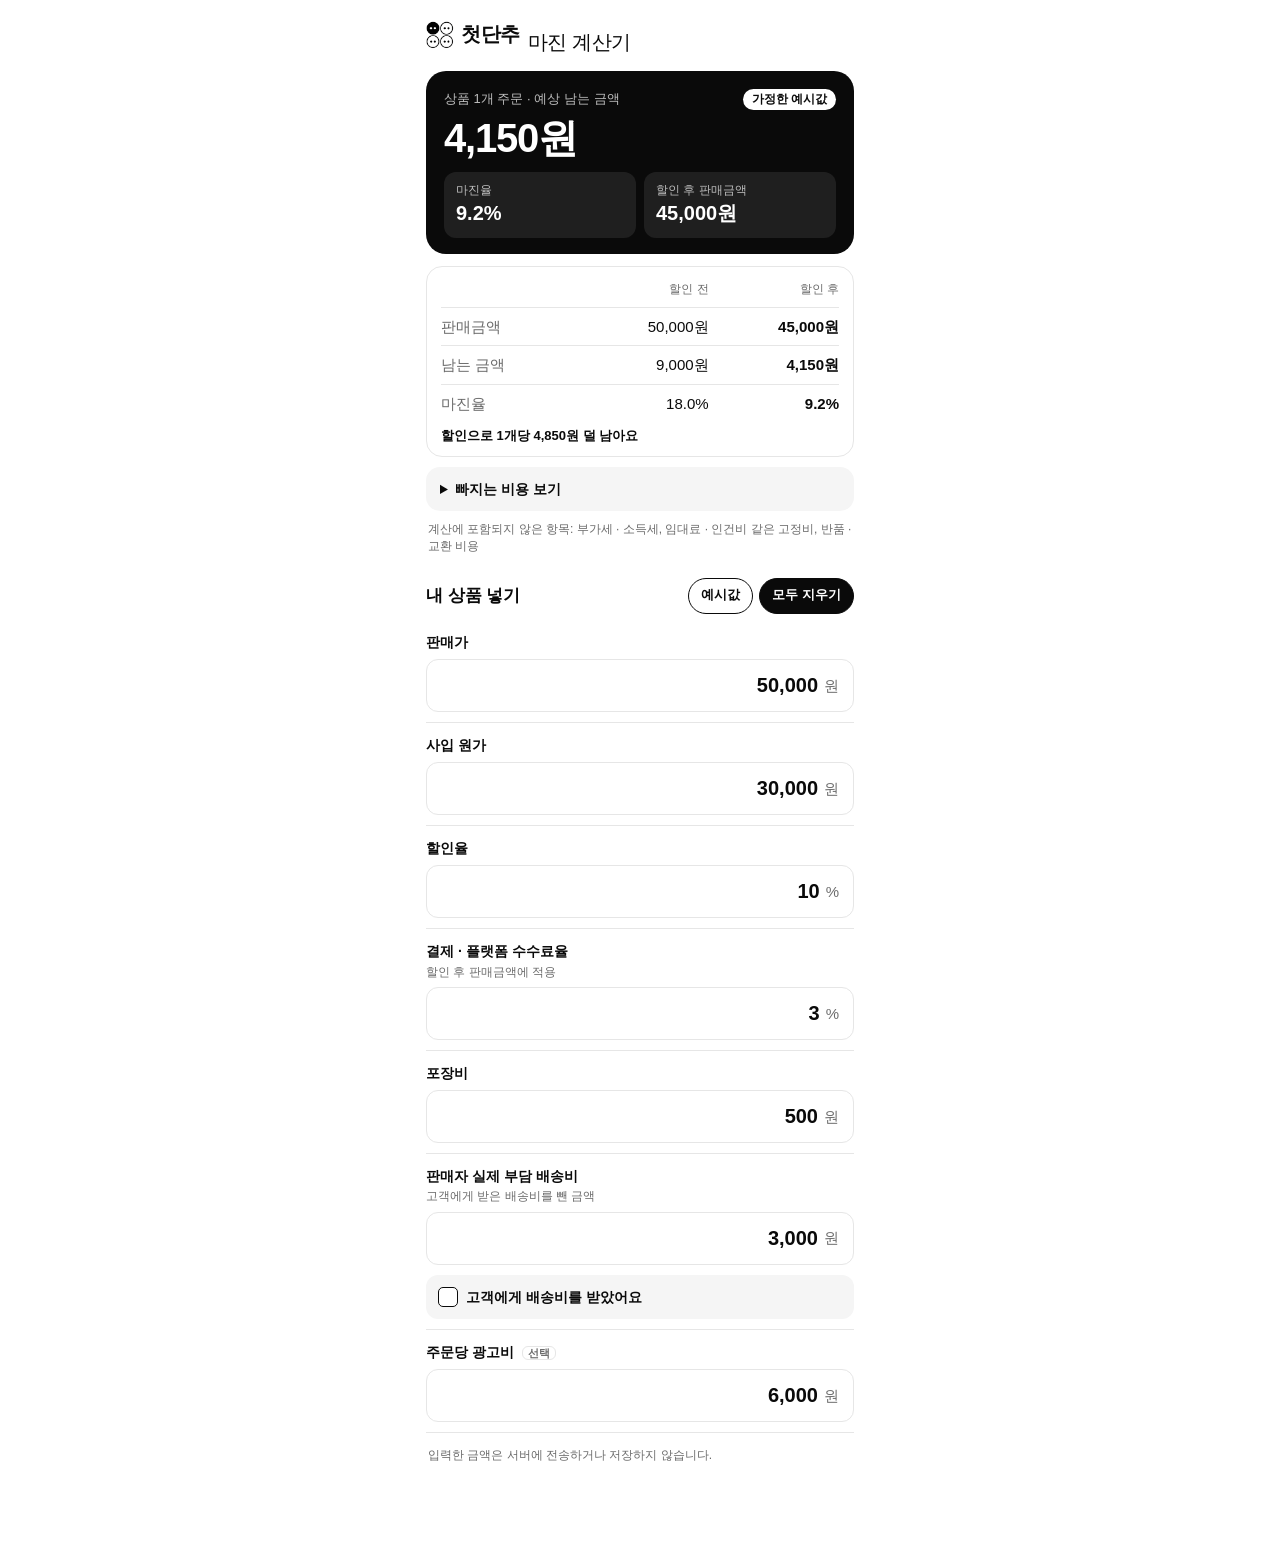
<file: chutdanchu-margin/index.html>
<!doctype html>
<html lang="ko">
<head>
<meta charset="utf-8">
<meta name="viewport" content="width=device-width, initial-scale=1, viewport-fit=cover">
<!-- 계산은 브라우저 안에서만 한다. CSP로 입력값 전송(fetch · 폼 · 외부 연결)을 막는다 -->
<meta http-equiv="Content-Security-Policy" content="default-src 'none'; script-src 'self'; style-src 'self'; img-src 'self' data:; connect-src 'none'; form-action 'none'; base-uri 'none'">
<meta name="referrer" content="no-referrer">
<meta name="theme-color" content="#ffffff">
<title>첫단추 마진 계산기</title>
<meta name="description" content="판매가 · 원가 · 할인 · 수수료 · 배송비로 상품 1개 주문의 예상 남는 금액과 마진율을 계산해요. 로그인 없이, 입력한 금액은 서버에 전송하거나 저장하지 않습니다.">
<meta property="og:title" content="첫단추 마진 계산기">
<meta property="og:description" content="내 상품 1개 팔면 얼마 남는지, 할인 전후로 바로 계산해요.">
<meta property="og:type" content="website">
<meta property="og:site_name" content="첫단추">
<meta property="og:url" content="https://chutdanchu-margin.vercel.app/">
<meta property="og:image" content="https://chutdanchu-margin.vercel.app/og.png">
<meta property="og:image:width" content="600">
<meta property="og:image:height" content="600">
<meta property="og:image:alt" content="첫단추 로고">
<meta name="twitter:card" content="summary">
<link rel="icon" type="image/png" href="logo.png">
<link rel="apple-touch-icon" href="logo.png">
<link rel="stylesheet" href="styles.css">
</head>
<body>
<main class="wrap">
  <header class="top">
    <p class="brand"><img class="mark" src="logo.png" width="28" height="28" alt="">첫단추</p>
    <h1>마진 계산기</h1>
  </header>

  <section class="result" id="result" aria-live="polite">
    <div class="result-head">
      <span>상품 1개 주문 · 예상 남는 금액</span>
      <span class="badge" id="exampleBadge">가정한 예시값</span>
    </div>
    <p class="profit" id="profit">—</p>
    <div class="kpis">
      <div><span>마진율</span><strong id="ratio">—</strong></div>
      <div><span>할인 후 판매금액</span><strong id="sale">—</strong></div>
    </div>
    <p class="err-summary" id="errSummary" hidden>입력값을 확인해주세요</p>
  </section>

  <section class="compare" aria-label="할인 전후 비교">
    <table>
      <thead><tr><th></th><th>할인 전</th><th>할인 후</th></tr></thead>
      <tbody>
        <tr><th>판매금액</th><td id="bSale">—</td><td id="aSale">—</td></tr>
        <tr><th>남는 금액</th><td id="bProfit">—</td><td id="aProfit">—</td></tr>
        <tr><th>마진율</th><td id="bRatio">—</td><td id="aRatio">—</td></tr>
      </tbody>
    </table>
    <p class="diff" id="diff"></p>
  </section>

  <details class="breakdown">
    <summary>빠지는 비용 보기</summary>
    <dl id="costs"></dl>
  </details>
  <p class="excluded">계산에 포함되지 않은 항목: 부가세 · 소득세, 임대료 · 인건비 같은 고정비, 반품 · 교환 비용</p>

  <form class="inputs" id="form" novalidate autocomplete="off">
    <div class="form-head">
      <h2>내 상품 넣기</h2>
      <div class="actions">
        <button type="button" id="fillExample">예시값</button>
        <button type="button" id="clearAll">모두 지우기</button>
      </div>
    </div>
    <label class="field"><span class="name">판매가</span>
      <span class="box"><input id="price" inputmode="numeric" data-money><i>원</i></span><em class="msg" id="price-msg"></em></label>
    <label class="field"><span class="name">사입 원가</span>
      <span class="box"><input id="unitCost" inputmode="numeric" data-money><i>원</i></span><em class="msg" id="unitCost-msg"></em></label>
    <label class="field"><span class="name">할인율</span>
      <span class="box"><input id="discountRate" inputmode="decimal"><i>%</i></span><em class="msg" id="discountRate-msg"></em></label>
    <label class="field"><span class="name">결제 · 플랫폼 수수료율</span><small id="feeHint">할인 후 판매금액에 적용</small>
      <span class="box"><input id="feeRate" inputmode="decimal"><i>%</i></span><em class="msg" id="feeRate-msg"></em></label>
    <label class="field"><span class="name">포장비</span>
      <span class="box"><input id="packaging" inputmode="numeric" data-money><i>원</i></span><em class="msg" id="packaging-msg"></em></label>
    <div class="field ship">
      <label id="shipSimple"><span class="name">판매자 실제 부담 배송비</span><small>고객에게 받은 배송비를 뺀 금액</small>
        <span class="box"><input id="shipping" inputmode="numeric" data-money><i>원</i></span><em class="msg" id="shipping-msg"></em></label>
      <button type="button" class="ship-toggle" id="shipToggle" aria-expanded="false" aria-controls="shipPaid">고객에게 배송비를 받았어요</button>
      <div id="shipPaid" hidden>
        <label class="sub"><span class="name">고객에게 받은 배송비</span>
          <span class="box"><input id="customerShipping" inputmode="numeric" data-money placeholder="0"><i>원</i></span><em class="msg" id="customerShipping-msg"></em></label>
        <label class="sub"><span class="name">실제 택배비</span>
          <span class="box"><input id="actualShipping" inputmode="numeric" data-money placeholder="0"><i>원</i></span><em class="msg" id="actualShipping-msg"></em></label>
        <p class="ship-note">입력한 수수료율을 받은 배송비에도 적용하고, 마진율은 판매금액 + 받은 배송비 기준으로 계산해요. 실제 수수료 기준은 이용 플랫폼 · 계약에 따라 다를 수 있어요.</p>
      </div>
    </div>
    <label class="field"><span class="name">주문당 광고비 <b>선택</b></span>
      <span class="box"><input id="adCost" inputmode="numeric" data-money placeholder="0"><i>원</i></span><em class="msg" id="adCost-msg"></em></label>
  </form>
  <p class="privacy">입력한 금액은 서버에 전송하거나 저장하지 않습니다.</p>
</main>

<div class="dock" id="dock" hidden aria-hidden="true">
  <span>남는 금액</span><strong id="dockProfit">—</strong><span id="dockRatio">—</span>
</div>

<script src="margin-calc.js"></script>
<script src="chutdanchu-core.js"></script>
<script src="app.js"></script>
</body>
</html>
</file>
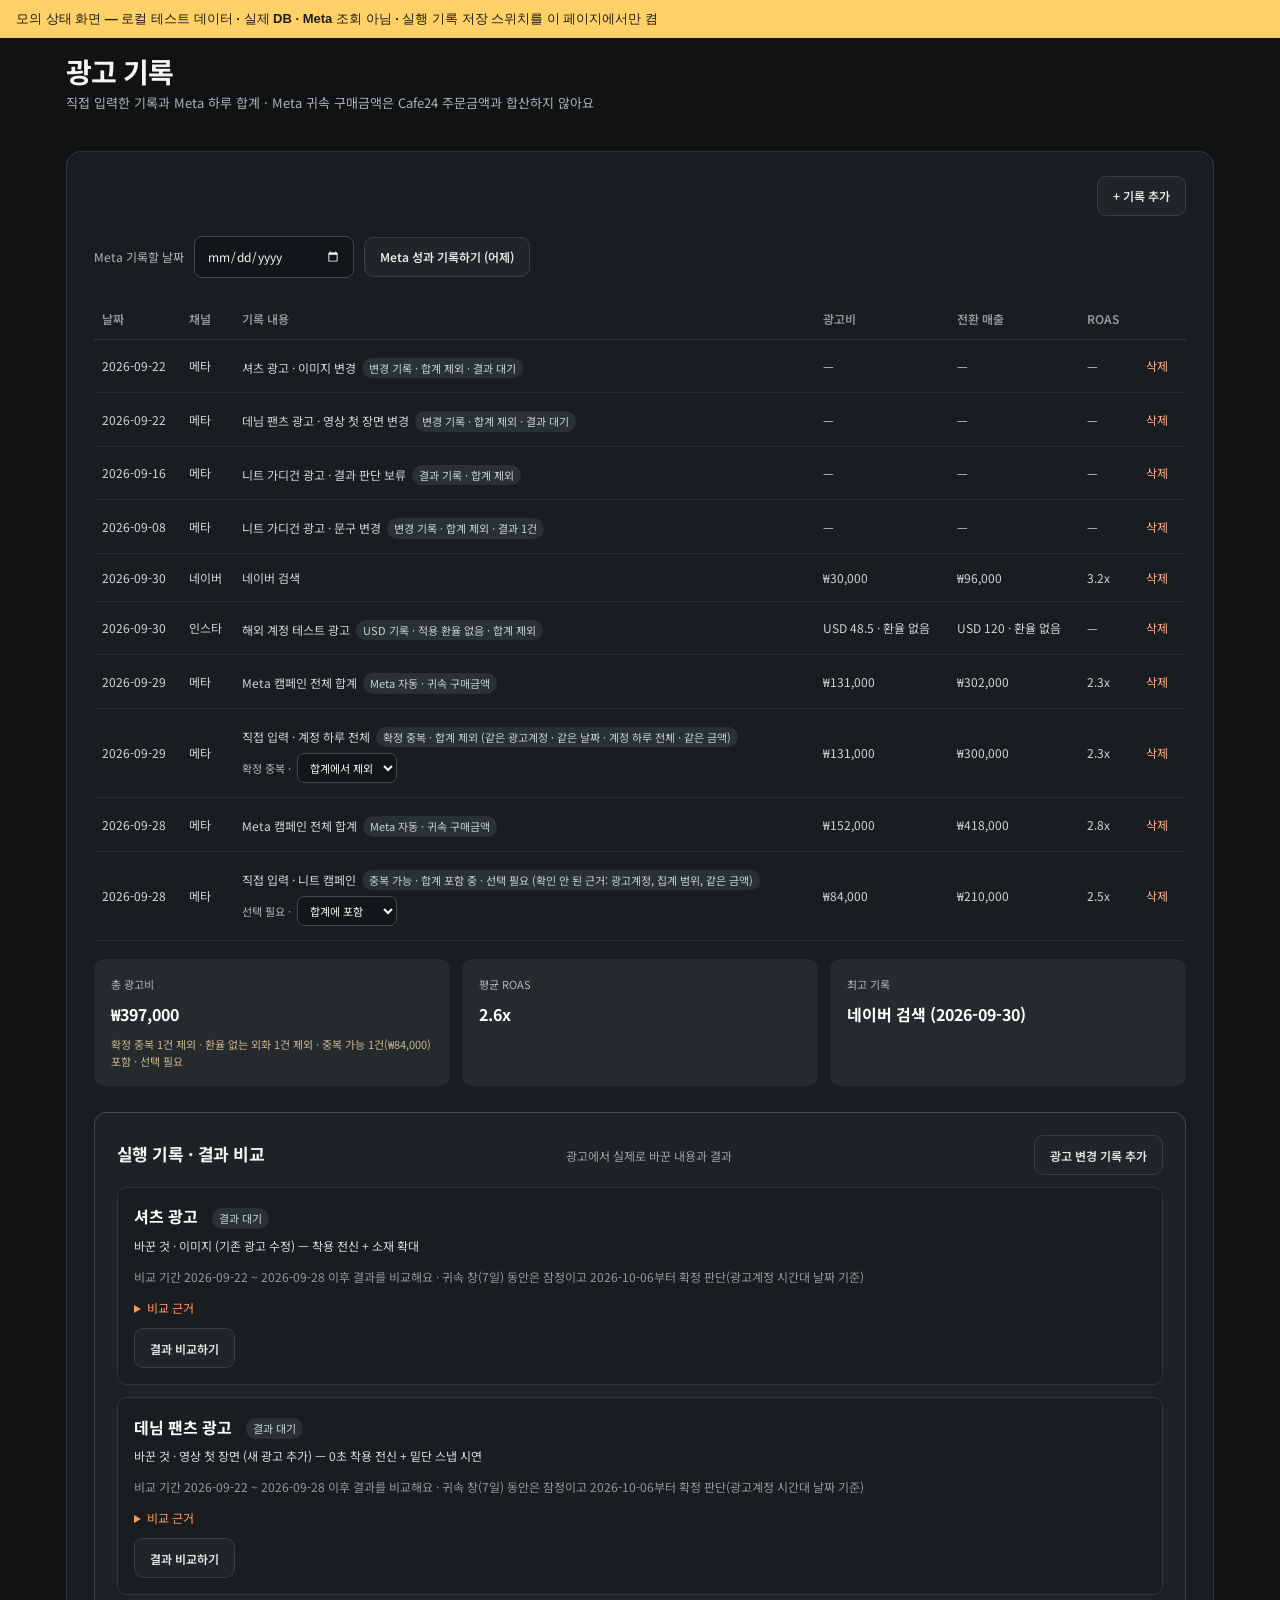
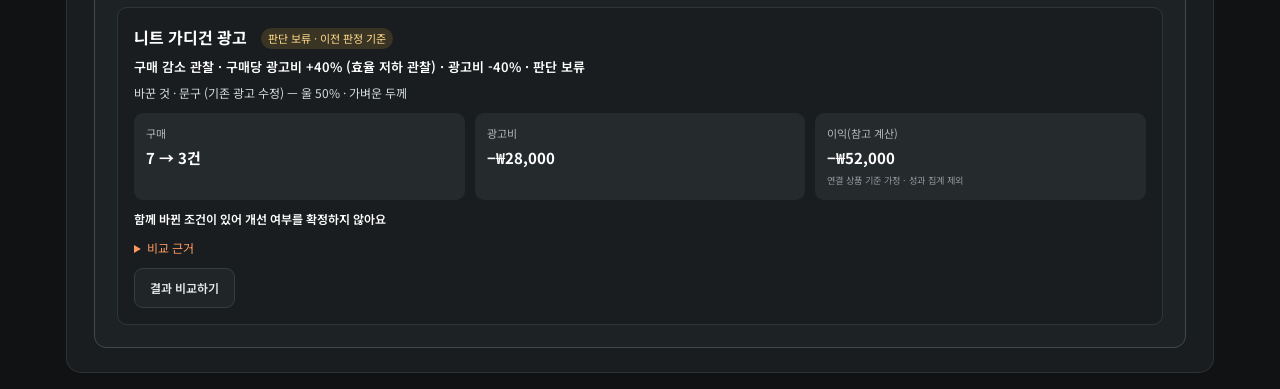
<file: docs/review/2026-10-06-adlog/mock-adlog.html>
<!doctype html>
<html lang="ko"><head><meta charset="utf-8"><meta name="viewport" content="width=device-width,initial-scale=1">
<title>광고 기록 모의 상태</title>
<link rel="stylesheet" href="../../../launchroas/styles.css">
<style>.mock-banner{position:sticky;top:0;z-index:5;margin:0;padding:10px 16px;background:#ffd166;color:#1d1d1d;font:700 13px/1.4 sans-serif}main{max-width:1180px;margin:0 auto;padding:16px}</style>
</head><body>
<p class="mock-banner">모의 상태 화면 — 로컬 테스트 데이터 · 실제 DB · Meta 조회 아님 · 실행 기록 저장 스위치를 이 페이지에서만 켬</p>
<main id="host"></main>
<script>
// 저장된 결과(result)는 launchroas/adlog-change-core.js compare()로 계산한 값을 그대로 넣었다
// 검수용: 실제 화면 마크업(launchroas/index.html의 #recordsView)을 그대로 가져와 가짜 앱 · 가짜 DB(메모리)로 그린다
window.LAUNCHROAS_FLAGS = { adlogChangeRecords: true };
var db = { ad_log: [], ad_log_decision: [] };
function add(type, data){ db[type].unshift({ data: data }); }
var base = { store_id: '4', channel: '메타' };
add('ad_log', Object.assign({ id: 101, date: '2026-09-28', name: '직접 입력 · 니트 캠페인', spend: 84000, revenue: 210000 }, base));
add('ad_log', Object.assign({ id: 102, source: 'meta_auto', meta_auto_key: '4|act_9|2026-09-28', date: '2026-09-28', name: 'Meta 캠페인 전체 합계', spend: 152000, revenue: 418000, currency: 'KRW' }, base));
add('ad_log', Object.assign({ id: 103, date: '2026-09-29', name: '직접 입력 · 계정 하루 전체', meta_account_id: 'act_9', scope: 'account_total', spend: 131000, revenue: 300000 }, base));
add('ad_log', Object.assign({ id: 104, source: 'meta_auto', meta_auto_key: '4|act_9|2026-09-29', date: '2026-09-29', name: 'Meta 캠페인 전체 합계', spend: 131000, revenue: 302000, currency: 'KRW' }, base));
add('ad_log', Object.assign({}, base, { id: 105, date: '2026-09-30', name: '해외 계정 테스트 광고', spend: 48.5, revenue: 120, currency: 'USD', channel: '인스타' }));
add('ad_log', Object.assign({}, base, { id: 106, date: '2026-09-30', name: '네이버 검색', spend: 30000, revenue: 96000, channel: '네이버' }));
function mk(days, spend, buy){ return { since: '', until: '', days: days, missing_days: 0, spend: spend, impressions: spend * 12, link_clicks: spend / 90, purchases: { value: buy, observed: true }, purchase_value: { value: buy * 32000, observed: true }, link_ctr: 0.9, link_cpc: 90, roas: buy * 32000 / spend }; }
var change1 = Object.assign({ id: 201, action_id: 'act_demo1', source: 'change', date: '2026-09-08', name: '니트 가디건 광고 · 문구 변경', ad: { ad_id: '1201', adset_id: '2201', ad_name: '니트 가디건 광고', new_ad_id: null },
  suggestion: { week: '2026-09-01', ad_id: '1201', verdict: '개선 필요', proposed: '첫 줄을 확인된 소재 정보로' }, change: { element: '문구', before: '가을 신상 10% 할인', after: '울 50% · 가벼운 두께', method: 'edit' },
  compare: { days: 7, before: { since: '2026-09-01', until: '2026-09-07' }, after: { since: '2026-09-08', until: '2026-09-14' } }, baseline: { metrics: mk(7, 70000, 7) },
  basis: { currency: 'KRW', attribution: 'API 기본(클릭 후 7일 · 조회 후 1일)', margin: { product_label: '니트 가디건', pre_ad: 20000, source_saved_at: 's1' } }, concurrent: ['할인'], concurrent_note: '9/10~9/12 전 품목 10%', memo: '' }, base);
add('ad_log', change1);
add('ad_log', Object.assign({ id: 202, source: 'change_result', action_id: 'act_demo1', date: '2026-09-16', name: '니트 가디건 광고 · 결과 판단 보류', measured_at: '2026-09-16T01:00:00Z', after: mk(7, 42000, 3),
  result: {"status":"inconclusive","reasons":["함께 바뀐 조건이 있어 개선 여부를 확정하지 않아요"],"warnings":["같은 기간에 함께 바뀐 조건(할인)이 있어 이 변경의 효과만 따로 볼 수 없어요","전후 비교라 다른 요인(계절 · 행사 · 경쟁 · 노출 배분 등)의 영향을 배제하지 못해요","광고비 감소는 지출 변화로만 기록해요 · 개선 성공이 아니에요"],"blockers":["not_separable","sample_uncertain"],"observations":["구매 감소 관찰","구매당 광고비 +40% (효율 저하 관찰)","광고비 -40%"],"test":{"method":"정확 이항검정(단측) · 같은 광고비당 구매 비율 가정","n":10,"expected_after":3.8,"p_better":0.789,"p_worse":0.447,"alpha":0.05},"spend":{"before":70000,"after":42000,"diff":-28000,"pct":-40,"currency":"KRW","krw_diff":-28000},"purchases":{"before":7,"after":3,"diff":-4},"cpa":{"before":10000,"after":14000,"currency":"KRW","pct":40},"roas":{"before":3.2,"after":2.2857142857142856},"profit":{"kind":"reference","before":70000,"after":18000,"diff":-52000,"basis":"연결 상품 기준 참고 계산 — 귀속 구매가 모두 연결 상품(주문당 20000원)이라고 가정 · 검증된 이익이 아님"},"margin_change":{"before_per_order":20000,"now_per_order":17500,"diff_per_order":-2500,"note":"상품 마진 변경 · 이유 미확인 · 참고 계산은 변경 기록 당시 마진으로 했어요"},"missing_cost":null,"provisional":false,"separable":false} }, base));
var change2 = JSON.parse(JSON.stringify(change1));
Object.assign(change2, { id: 203, action_id: 'act_demo2', date: '2026-09-22', name: '데님 팬츠 광고 · 영상 첫 장면 변경', ad: { ad_id: '1301', adset_id: '2301', ad_name: '데님 팬츠 광고', new_ad_id: '1302' },
  change: { element: '영상 첫 장면', before: '0~2초 실물 펼친 장면', after: '0초 착용 전신 + 밑단 스냅 시연', method: 'new_ad' }, compare: { days: 7, before: { since: '2026-09-15', until: '2026-09-21' }, after: { since: '2026-09-22', until: '2026-09-28' } },
  concurrent: [], concurrent_note: '', baseline: { metrics: mk(7, 63000, 4) }, basis: { currency: 'KRW', attribution: 'API 기본(클릭 후 7일 · 조회 후 1일)', margin: { product_label: '데님 팬츠', pre_ad: 21000, source_saved_at: 's1' } } });
add('ad_log', change2);
var change3 = JSON.parse(JSON.stringify(change2));
Object.assign(change3, { id: 205, action_id: 'act_demo3', name: '셔츠 광고 · 이미지 변경', ad: { ad_id: '1401', adset_id: '2401', ad_name: '셔츠 광고', new_ad_id: null }, change: { element: '이미지', before: '흰 배경 상품 단독', after: '착용 전신 + 소재 확대', method: 'edit' }, basis: { currency: 'KRW', attribution: 'API 기본(클릭 후 7일 · 조회 후 1일)', margin: null } });
add('ad_log', change3);
var client = { from: function(table){ var f = {}; var q = { select: function(){ return q; }, order: function(){ return q; }, eq: function(k, v){ f[k] = v; return q; },
  insert: function(row){ if(table === 'tool_records') (db[row.tool_type] = db[row.tool_type] || []).unshift({ data: row.data }); return Promise.resolve({ error: null }); },
  then: function(ok, fail){ return Promise.resolve(table === 'ad_margin_links' ? { data: [{ meta_adset_id: '2301', product_label: '데님 팬츠', pre_ad: 21000, source_saved_at: 's1' }], error: null } : { data: (db[f.tool_type] || []).slice(), error: null }).then(ok, fail); } }; return q; },
  functions: { invoke: function(name, o){ return Promise.resolve({ data: { ok: true, account: { currency: 'KRW' }, ads: [{ ad_id: '1302', metrics: { spend: 9000, impressions: 120000, link_clicks: 1300, purchase: { value: 1, observed: true }, purchase_value: { value: 34000, observed: true } } }] } }); } } };
var ctx = { client: client, userId: 'mock', storeId: '4', stores: [{ id: '4' }], metaAccount: { id: 'm', status: 'connected', external_account_id: 'act_9' }, fx: null };
window.LaunchRoasApp = { getContext: function(){ return ctx; }, subscribe: function(fn){ fn(ctx); }, showView: function(){} };
window.launchdeskAdlogMeta = { buildMetaAdlogRecord: function(){ return { ok: false, message: '모의 화면' }; } };
fetch('../../../launchroas/index.html').then(function(r){ return r.text(); }).then(function(html){
  var sec = new DOMParser().parseFromString(html, 'text/html').getElementById('recordsView'); sec.hidden = false;
  document.getElementById('host').appendChild(document.importNode(sec, true));
  return ['adlog-core.js', 'adlog-change-core.js', 'adlog.js'].reduce(function(p, f){ return p.then(function(){ return new Promise(function(res){ var s = document.createElement('script'); s.src = '../../../launchroas/' + f; s.onload = res; document.body.appendChild(s); }); }); }, Promise.resolve());
}).then(function(){
  if(location.hash === '#form') window.LaunchRoasAdlog.startChange({ ad: { ad_id: '1201', ad_name: '니트 가디건 광고', adset_id: '2201' }, before: '가을 신상 10% 할인', after: '울 50% · 가벼운 두께', suggestion: { week: '2026-09-29', ad_id: '1201', verdict: '개선 필요', proposed: '본문 첫 줄을 확인된 소재 정보로 바꾼 새 광고 추가' } });
  document.title = 'mock ready';
});
</script>
</body></html>
</file>
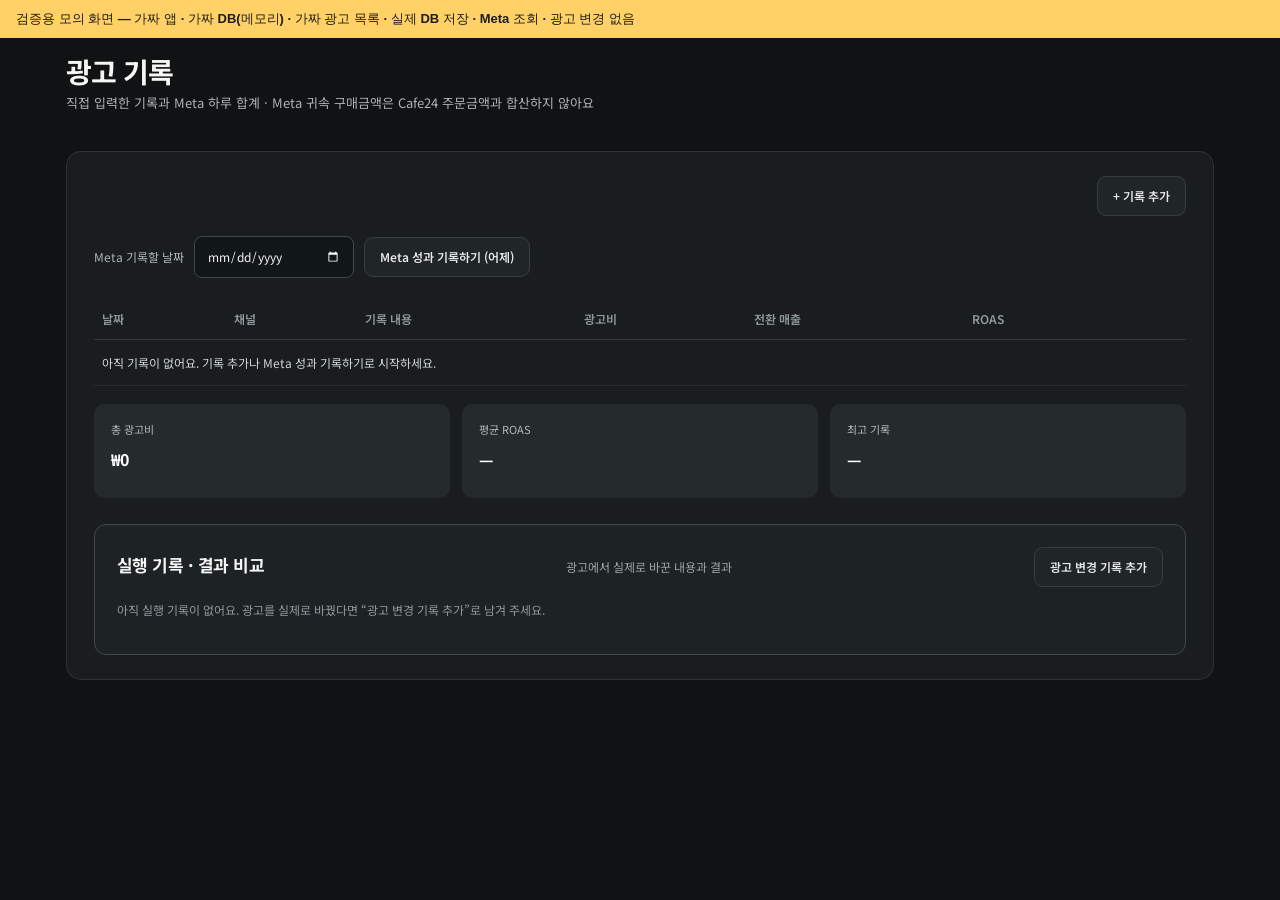
<file: docs/review/2026-10-07-direct-entry/mock-direct.html>
<!doctype html>
<html lang="ko"><head><meta charset="utf-8"><meta name="viewport" content="width=device-width,initial-scale=1">
<title>광고 변경 기록 추가 — 검증용 모의 화면</title>
<link rel="stylesheet" href="../../../launchroas/styles.css">
<style>.mock-banner{position:sticky;top:0;z-index:5;margin:0;padding:10px 16px;background:#ffd166;color:#1d1d1d;font:700 13px/1.4 sans-serif}main{max-width:1180px;margin:0 auto;padding:16px}</style>
</head><body>
<p class="mock-banner">검증용 모의 화면 — 가짜 앱 · 가짜 DB(메모리) · 가짜 광고 목록 · 실제 DB 저장 · Meta 조회 · 광고 변경 없음</p>
<main id="host"></main>
<script>
// 검수용(운영 결과물에 포함되지 않음): 실제 화면 마크업(launchroas/index.html의 #recordsView)과 실제 adlog.js를 가짜 앱으로 그린다.
// #direct = 직접 입력 양식 · #ai = AI 개선안 경로 양식
window.LAUNCHROAS_FLAGS = { adlogChangeRecords: true };
var db = { ad_log: [], ad_log_decision: [] };
var client = { from: function(table){ var f = {}; var q = { select: function(){ return q; }, order: function(){ return q; }, eq: function(k, v){ f[k] = v; return q; },
  insert: function(row){ (db[row.tool_type] = db[row.tool_type] || []).unshift({ data: row.data }); return Promise.resolve({ error: null }); },
  then: function(ok, fail){ return Promise.resolve(table === 'ad_margin_links' ? { data: [], error: null } : { data: (db[f.tool_type] || []).slice(), error: null }).then(ok, fail); } }; return q; },
  functions: { invoke: function(name, o){ var b = o.body;
    if(b.scope === 'adsets') return Promise.resolve({ data: { ok: true, account: { currency: 'KRW' }, campaigns: [{ campaign_id: 'c1', campaign_name: '모의 캠페인', adsets: [{ adset_id: '2201', adset_name: '모의 니트 세트', metrics: {} }, { adset_id: '2301', adset_name: '모의 데님 세트', metrics: {} }] }] } });
    var ads = b.adset_id === '2201' ? [{ ad_id: '1201', ad_name: '[모의] 니트 가디건 광고' }] : [{ ad_id: '1301', ad_name: '[모의] 데님 팬츠 광고' }, { ad_id: '1302', ad_name: '[모의] 데님 팬츠 새 광고' }];
    return Promise.resolve({ data: { ok: true, account: { currency: 'KRW', timezone: 'Asia/Seoul' }, ads: ads.map(function(a){ return Object.assign({ metrics: { spend: 0, impressions: 0, link_clicks: 0, purchase: { value: 0, observed: false }, purchase_value: { value: 0, observed: false } } }, a); }) } }); } } };
var ctx = { client: client, userId: 'mock', storeId: '4', stores: [{ id: '4' }], metaAccount: { id: 'm', status: 'connected', external_account_id: 'act_mock' }, fx: null };
window.LaunchRoasApp = { getContext: function(){ return ctx; }, subscribe: function(fn){ fn(ctx); }, showView: function(){} };
window.launchdeskAdlogMeta = { buildMetaAdlogRecord: function(){ return { ok: false, message: '모의 화면' }; } };
fetch('../../../launchroas/index.html').then(function(r){ return r.text(); }).then(function(html){
  var sec = new DOMParser().parseFromString(html, 'text/html').getElementById('recordsView'); sec.hidden = false;
  document.getElementById('host').appendChild(document.importNode(sec, true));
  return ['adlog-core.js', 'adlog-change-core.js', 'adlog.js'].reduce(function(p, f){ return p.then(function(){ return new Promise(function(res){ var s = document.createElement('script'); s.src = '../../../launchroas/' + f; s.onload = res; document.body.appendChild(s); }); }); }, Promise.resolve());
}).then(function(){
  if(location.hash === '#direct') document.getElementById('adlogDirectAdd').click();
  if(location.hash === '#ai') window.LaunchRoasAdlog.startChange({ ad: { ad_id: '1201', ad_name: '[모의] 니트 가디건 광고', adset_id: '2201' }, before: '가을 신상 10% 할인', after: '울 50% · 가벼운 두께', suggestion: { week: '2026-09-29', ad_id: '1201', verdict: '개선 필요', proposed: '첫 줄을 확인된 소재 정보로' } });
  document.title = 'mock ready';
});
</script>
</body></html>
</file>
<file: chutdanchu-margin/styles.css>
:root{
  --ink:#0a0a0a; --paper:#ffffff; --muted:#6b6b6b; --line:#e6e6e6; --soft:#f5f5f5; --deficit:#d92d20;
  color-scheme: light;
}
*{box-sizing:border-box}
html{-webkit-text-size-adjust:100%}
body{
  margin:0; background:var(--paper); color:var(--ink);
  font-family:-apple-system,BlinkMacSystemFont,"Apple SD Gothic Neo","Noto Sans KR","Malgun Gothic",sans-serif;
  font-size:16px; line-height:1.45; word-break:keep-all;
}
.wrap{max-width:460px; margin:0 auto; padding:16px 16px calc(96px + env(safe-area-inset-bottom))}
.top{display:flex; align-items:baseline; gap:8px; margin:4px 0 14px}
.brand{margin:0; font-weight:800; font-size:20px; letter-spacing:-.02em; display:flex; align-items:center; gap:7px}
.mark{width:28px; height:28px; display:block}
h1{margin:0; font-size:20px; font-weight:500; letter-spacing:-.02em}

.result{background:var(--ink); color:var(--paper); border-radius:20px; padding:18px 18px 16px}
.result-head{display:flex; justify-content:space-between; align-items:center; font-size:13px; color:#bdbdbd}
.badge{background:var(--paper); color:var(--ink); font-weight:700; font-size:12px; border-radius:999px; padding:2px 9px}
.badge[hidden]{display:none}
.profit{margin:6px 0 12px; font-size:40px; font-weight:800; letter-spacing:-.03em; font-variant-numeric:tabular-nums; line-height:1.1}
.kpis{display:grid; grid-template-columns:1fr 1fr; gap:8px}
.kpis div{background:#1f1f1f; border-radius:12px; padding:10px 12px}
.kpis span{display:block; font-size:12px; color:#bdbdbd}
.kpis strong{font-size:20px; font-variant-numeric:tabular-nums}
.result .deficit{color:#ff6b5e}
.err-summary{margin:10px 0 0; font-size:13px; color:#ffb4ab}

.compare{margin-top:12px; border:1px solid var(--line); border-radius:16px; padding:6px 14px 10px}
.compare table{width:100%; border-collapse:collapse; font-variant-numeric:tabular-nums}
.compare th,.compare td{padding:8px 0; text-align:right; font-size:15px; border-bottom:1px solid var(--line)}
.compare tbody tr:last-child th,.compare tbody tr:last-child td{border-bottom:0}
.compare thead th{font-size:12px; color:var(--muted); font-weight:500}
.compare tbody th{text-align:left; font-weight:500; color:var(--muted)}
.compare td:last-child{font-weight:700}
.compare .deficit,.breakdown .deficit{color:var(--deficit)}
.diff{margin:4px 0 0; font-size:13px; font-weight:600}
.diff:empty{display:none}

.breakdown{margin-top:10px; border-radius:14px; background:var(--soft); padding:0 14px}
.breakdown summary{padding:12px 0; font-size:14px; font-weight:600; cursor:pointer}
.breakdown dl{display:grid; grid-template-columns:1fr auto; margin:0 0 12px; gap:6px 0; font-size:14px; font-variant-numeric:tabular-nums}
.breakdown dt{color:var(--muted)}
.breakdown dd{margin:0; text-align:right}
.excluded{margin:10px 2px 0; font-size:12px; color:var(--muted)}

.inputs{margin-top:22px}
.form-head{display:flex; justify-content:space-between; align-items:center; margin-bottom:6px}
h2{margin:0; font-size:17px}
.actions{display:flex; gap:6px}
.actions button{
  font:inherit; font-size:13px; font-weight:600; border-radius:999px; padding:7px 12px; min-height:36px;
  border:1px solid var(--ink); background:var(--paper); color:var(--ink); cursor:pointer;
}
.actions button:last-child{background:var(--ink); color:var(--paper)}
.field{display:block; padding:10px 0; border-bottom:1px solid var(--line)}
.name{font-size:14px; font-weight:600}
.name b{font-size:11px; font-weight:600; color:var(--muted); border:1px solid var(--line); border-radius:6px; padding:0 5px; margin-left:4px}
.field small{display:block; font-size:12px; color:var(--muted); margin-top:1px}
.box{display:flex; align-items:center; margin-top:6px; border:1.5px solid var(--line); border-radius:12px; padding:0 14px; background:var(--paper)}
.box:focus-within{border-color:var(--ink)}
.box input{
  flex:1; min-width:0; border:0; outline:0; background:transparent; color:var(--ink);
  font:inherit; font-size:20px; font-weight:700; padding:11px 0; text-align:right; font-variant-numeric:tabular-nums;
}
.box input::placeholder{color:#c4c4c4}
.box i{font-style:normal; color:var(--muted); margin-left:6px; font-size:15px}
.box:has(input[aria-invalid="true"]){border-color:var(--deficit)}
.msg{display:block; font-style:normal; font-size:12px; color:var(--deficit); margin-top:4px}
.msg:empty{display:none}
.ship-toggle{
  display:flex; align-items:center; gap:8px; width:100%; margin-top:10px; padding:10px 12px; min-height:44px;
  font:inherit; font-size:14px; font-weight:600; color:var(--ink); background:var(--soft); border:0; border-radius:12px; cursor:pointer; text-align:left;
}
.ship-toggle::before{content:""; width:18px; height:18px; flex:none; border:1.5px solid var(--ink); border-radius:5px; background:var(--paper)}
.ship-toggle[aria-expanded="true"]::before{background:var(--ink); box-shadow:inset 0 0 0 3px var(--paper)}
.ship .sub{display:block; margin-top:12px}
.ship-note{margin:10px 0 0; font-size:12px; color:var(--muted)}
#shipSimple[hidden],#shipPaid[hidden]{display:none}
.privacy{font-size:12px; color:var(--muted); margin:14px 2px 0}

.dock{
  position:fixed; left:0; right:0; bottom:0; z-index:5; display:flex; align-items:baseline; justify-content:center; gap:10px;
  background:var(--ink); color:var(--paper); padding:12px 16px calc(12px + env(safe-area-inset-bottom)); font-variant-numeric:tabular-nums;
}
.dock[hidden]{display:none}
.dock span{font-size:13px; color:#bdbdbd}
.dock strong{font-size:20px}
.dock .deficit{color:#ff6b5e}
</file>
<file: launchroas/styles.css>
@import url('https://fonts.googleapis.com/css2?family=Noto+Sans+KR:wght@400;500;600;700;800&display=swap');
:root{font-family:'Noto Sans KR',-apple-system,BlinkMacSystemFont,'Segoe UI',sans-serif;color:#f5f5f3;background:#101214;font-synthesis:none}
*{box-sizing:border-box}html{color-scheme:dark}body{margin:0}button,input,select{font:inherit}button{cursor:pointer}a{color:inherit}[hidden]{display:none!important}
.topbar{height:72px;display:flex;align-items:center;justify-content:space-between;padding:0 clamp(24px,3.5vw,56px);background:#111416;border-bottom:1px solid #ffffff12}
.wordmark{display:inline-flex;align-items:center;text-decoration:none;font-size:19px;font-weight:800;letter-spacing:-.065em;white-space:nowrap}.wordmark>span:last-child{color:#ff9a61}.brand-mark{display:inline-grid;place-items:center;flex:none;width:28px;height:28px;margin-right:10px;border-radius:2px;background:#fff;color:#111}.brand-mark svg{width:14px;height:14px}
.top-actions{display:flex;align-items:center;gap:22px;font-size:12px}.top-link,.text-button{color:#a6abae;text-decoration:none}.top-link:hover,.text-button:hover,.sidebar-link:hover{color:#fff}.top-link span{margin-left:4px}.text-button{border:0;background:none;padding:8px 0}.account-email{max-width:220px;overflow:hidden;text-overflow:ellipsis;white-space:nowrap;color:#747b7e}
.eyebrow,.section-kicker{font-size:11px;font-weight:700;letter-spacing:.15em;color:#ff9a61}.eyebrow{display:flex;align-items:center;gap:10px;margin:0}.eyebrow-line{width:19px;height:1px;background:#ff9a61}.intro{margin:0;color:#969ea1;line-height:1.8;font-size:14px}.message{min-height:1.5em;color:#ffad82;font-size:13px;line-height:1.6}
.login-panel{max-width:1180px;min-height:calc(100vh - 72px);display:grid;grid-template-columns:minmax(0,1fr) 430px;align-items:center;gap:clamp(48px,9vw,150px);margin:auto;padding:75px 40px 110px}.login-intro{padding-bottom:25px}.login-intro h1{margin:25px 0 28px;font-size:clamp(48px,5.3vw,78px);font-weight:700;line-height:1.22;letter-spacing:-.075em}.login-intro h1 em{font-style:normal;color:#ff9a61}.login-intro .intro{max-width:440px;font-size:16px}.login-caption{display:flex;align-items:center;gap:9px;margin-top:75px;color:#6e777b;font-size:12px}.caption-dot{display:inline-block;flex:none;width:6px;height:6px;border-radius:50%;background:#ff9a61;box-shadow:0 0 12px #ff9a6166}
.login-card{padding:43px 39px 35px;border:1px solid #ffffff19;border-radius:20px;background:#1a1e20;box-shadow:0 30px 80px #0003}.login-card .section-kicker{margin:0 0 10px}.login-card h2{font-size:24px;letter-spacing:-.055em;margin:0 0 9px;font-weight:700}.form-description{margin:0;color:#90989b;font-size:13px}.login-form{display:flex;flex-direction:column;margin-top:32px}.login-form label{font-size:12px;font-weight:600;color:#c5c9c9;margin:0 0 9px}.login-form label:not(:first-child){margin-top:22px}.login-form input,.controls select{height:48px;border:1px solid #3a4144;border-radius:10px;background:#111517;padding:0 14px;color:#f5f5f3;outline:none}.login-form input::placeholder{color:#626c70}.login-form input:focus,.controls select:focus{border-color:#ff9a61;box-shadow:0 0 0 3px #ff9a6120}.primary{display:flex;align-items:center;justify-content:center;gap:9px;height:48px;margin-top:30px;border:0;border-radius:10px;background:#ff9458;color:#211910;font-size:13px;font-weight:800;transition:background .2s,transform .2s}.primary:hover{background:#ffac7b;transform:translateY(-1px)}.primary:disabled{opacity:.6;transform:none}.login-card .message{margin:12px 0 0}.small,.footnote{color:#8f999b;font-size:12px;line-height:1.8}.login-card .small{margin:14px 0 0}.small a{color:#d5d9d9;text-underline-offset:3px}
.dashboard{display:grid;grid-template-columns:220px minmax(0,1fr);min-height:calc(100vh - 72px)}.sidebar{position:relative;display:flex;flex-direction:column;gap:6px;padding:36px 13px;border-right:1px solid #ffffff10;background:#111416}.sidebar-label{margin:0 13px 13px;color:#667074;font-size:10px;font-weight:700;letter-spacing:.15em}.sidebar-current,.sidebar-link{display:flex;align-items:center;gap:12px;min-height:43px;padding:0 14px;border-radius:9px;font-size:13px;font-weight:600;text-decoration:none}.sidebar-current{color:#ffad7c;background:#ff945814;box-shadow:inset 2px 0 #ff9458}.sidebar-link{color:#8c9699}.nav-icon{width:18px;text-align:center;font-size:17px;font-weight:400}.external{margin-left:auto;color:#626d70}.sidebar-bottom{display:flex;align-items:center;gap:7px;margin:auto 13px 0;padding-top:35px;color:#81898b;font-size:10px;font-weight:700;letter-spacing:.05em}.version{margin-left:auto;color:#60696c;font-size:9px}
.workspace{width:100%;max-width:1470px;margin:0 auto;padding:32px clamp(28px,5vw,76px) 85px}.breadcrumb{color:#697277;font-size:11px;margin-bottom:61px}.breadcrumb span{padding:0 8px;color:#3d464b}.breadcrumb strong{color:#c6cbcb;font-weight:500}.dashboard-head{display:flex;align-items:flex-end;justify-content:space-between;gap:28px;padding-bottom:43px;border-bottom:1px solid #ffffff19}.dashboard-head h1{margin:19px 0 9px;font-size:clamp(38px,4vw,56px);font-weight:700;line-height:1.2;letter-spacing:-.07em}.title-period{color:#ff9a61}.controls{display:flex;align-items:center;gap:9px;flex:none;padding-bottom:3px}.controls label{margin-right:3px;color:#969fa2;font-size:12px}.controls select{min-width:170px;max-width:235px;height:40px;border-color:#373e41;background:#1a1e20;font-size:12px}.secondary{height:40px;padding:0 15px;border:1px solid #373e41;border-radius:9px;background:#202527;color:#e7e9e8;font-size:12px;font-weight:600;white-space:nowrap}.secondary:hover{border-color:#697175;background:#293034}.secondary span{padding-left:5px;color:#ff9a61}.page-message{margin:15px 0 0;min-height:24px}
.section-heading{display:flex;align-items:flex-end;justify-content:space-between;margin:32px 0 17px}.section-heading .section-kicker{margin:0 0 6px}.section-heading h2{margin:0;font-size:20px;font-weight:700;letter-spacing:-.05em}.section-heading>span{color:#697276;font-size:11px}.metric-grid{display:grid;grid-template-columns:repeat(4,minmax(0,1fr));overflow:hidden;border:1px solid #ffffff18;border-radius:16px;background:#1a1e20}.metric{display:flex;flex-direction:column;min-height:181px;padding:27px 25px}.metric+.metric{border-left:1px solid #ffffff15}.metric>span{color:#aab0b2;font-size:12px;font-weight:500}.metric strong{margin:21px 0 13px;color:#f8f8f6;font-size:clamp(25px,2.5vw,36px);font-weight:700;letter-spacing:-.055em;line-height:1.2;white-space:nowrap}.metric small{margin-top:auto;color:#737e82;font-size:11px;line-height:1.5}.status-heading{margin-top:44px}.detail-grid{display:grid;grid-template-columns:repeat(2,minmax(0,1fr));gap:14px}.detail{min-height:180px;padding:25px 27px;border:1px solid #ffffff17;border-radius:15px;background:#191d1f}.detail-title{display:flex;align-items:center;gap:11px;margin-bottom:22px}.detail h3{margin:0;font-size:15px;font-weight:700;letter-spacing:-.03em}.service-icon{display:grid;place-items:center;width:29px;height:29px;border-radius:8px;font-family:Arial,sans-serif;font-size:14px;font-weight:800}.cafe-icon{background:#fa76451f;color:#ff9a61}.meta-icon{background:#528cfc1c;color:#8bb4ff}.detail p{margin:0;color:#b4bbbc;font-size:12px;line-height:1.7}.detail p+p{margin-top:10px;color:#758084}.footnote{max-width:800px;margin:23px 0 0}.manage-link{display:inline-flex;margin-top:20px;color:#ffad7c;font-size:12px;font-weight:700;text-decoration:none}.manage-link:hover{text-decoration:underline;text-underline-offset:4px}.manage-link span{padding-left:6px}
@media(max-width:1100px){.metric-grid{grid-template-columns:repeat(2,minmax(0,1fr))}.metric:nth-child(3){border-left:0}.metric:nth-child(n+3){border-top:1px solid #ffffff15}.dashboard-head{align-items:flex-start;flex-direction:column}.controls{padding:0}.breadcrumb{margin-bottom:42px}}
@media(max-width:760px){.topbar{height:64px}.login-panel{min-height:calc(100vh - 64px);grid-template-columns:1fr;gap:42px;max-width:540px;padding:55px 24px 75px}.login-intro{padding:0}.login-intro h1{font-size:51px;margin:20px 0}.login-intro .intro{font-size:14px}.login-caption{margin-top:28px}.dashboard{display:block;min-height:calc(100vh - 64px)}.sidebar{display:none}.workspace{padding:27px 24px 70px}.breadcrumb{margin-bottom:38px}.dashboard-head{padding-bottom:32px}.dashboard-head h1{font-size:42px}.account-email{display:none}}
@media(max-width:530px){.topbar{padding:0 20px}.wordmark{font-size:17px}.brand-mark{width:26px;height:26px}.brand-mark svg{width:13px;height:13px}.top-actions{gap:12px}.top-link{font-size:11px}.login-panel{padding:49px 20px 65px}.login-intro h1{font-size:45px}.login-card{padding:32px 25px 26px}.workspace{padding:24px 20px 60px}.controls{width:100%;flex-wrap:wrap}.controls label{width:100%;margin-bottom:2px}.controls select{flex:1;min-width:0}.metric-grid{grid-template-columns:1fr}.metric{min-height:145px;padding:23px}.metric+.metric{border-left:0;border-top:1px solid #ffffff15}.metric strong{margin:14px 0 11px;font-size:32px}.detail-grid{grid-template-columns:1fr}.section-heading>span{display:none}}
@media(prefers-reduced-motion:reduce){.primary{transition:none}}
.inline-button{border:0;background:none;padding:0;color:#ffad7c;font:inherit;cursor:pointer;text-decoration:underline;text-underline-offset:3px}.inline-button:hover,.policy-link:hover{color:#fff}.consent-info{margin:20px 0 13px;color:#9ca5a7;font-size:11px;line-height:1.7}.check-row{display:flex;align-items:center;gap:8px!important;margin:16px 0 4px!important;color:#d7dbdb!important;cursor:pointer}.check-row input{width:16px;height:16px;accent-color:#ff9458}.policy-link{display:inline-block;margin:0 0 3px 24px;color:#9ca5a7;font-size:11px;text-underline-offset:3px}.consent-gate{display:grid;place-items:center;min-height:calc(100vh - 72px);padding:40px 20px}.consent-gate .login-card{width:min(100%,480px)}.consent-gate .primary{width:100%}.account-notice{max-width:850px;margin:-40px 0 42px;color:#a3abad;font-size:12px;line-height:1.7}.account-notice strong{color:#f5f5f3;font-weight:700;overflow-wrap:anywhere}.account-notice .inline-button{margin-left:4px}.secondary:disabled{opacity:.5;cursor:wait}
#signupFields{display:flex;flex-direction:column}#signupFields input[type=password]{width:100%}
@media(max-width:760px){.account-email{display:inline;max-width:120px;font-size:10px}.account-notice{margin:-20px 0 30px}}
/* 운영 현황과 계산기 — LaunchROAS 공통 다크 작업 화면 */
.sidebar button{width:100%;border:0;text-align:left;cursor:pointer}.sidebar-current{background:#ff945814}.sidebar-link{background:transparent}.mobile-nav{display:none}.period-controls{display:flex;align-items:center;gap:7px;flex-wrap:wrap;margin:20px 0 0}.period-controls button,.calc-mode button,.calc-pills button,.mobile-nav button{border:1px solid #394144;border-radius:8px;background:#1a1f21;color:#cbd0d1;padding:9px 14px;font-size:12px;cursor:pointer}.period-controls button[aria-pressed=true],.calc-mode button[aria-pressed=true],.calc-pills button[aria-pressed=true],.mobile-nav button[aria-current=page]{color:#22180f;background:#ff9a61;border-color:#ff9a61;font-weight:700}.period-controls label{margin-left:10px;color:#9ca5a7;font-size:12px}.period-controls input,.adlog-toolbar input,.adlog-form input,.adlog-form select,.calc-fields input,.calc-fields select,.calc-target input,.calc-examples select{height:42px;min-width:0;border:1px solid #41494d;border-radius:8px;background:#111618;color:#f5f5f3;padding:0 12px;color-scheme:dark;outline:none}.period-controls input:focus,.adlog-form input:focus,.calc-fields input:focus,.calc-fields select:focus{border-color:#ff9a61;box-shadow:0 0 0 3px #ff9a6122}.operations-panel{margin-top:17px;padding:27px;border:1px solid #ffffff18;border-radius:15px;background:#191d1f}.operations-panel h3,.support-grid h3{margin:0 0 16px;font-size:16px;letter-spacing:-.04em}.operations-columns{display:grid;grid-template-columns:1fr 1fr;gap:28px}.operations-columns>div+div{border-left:1px solid #ffffff18;padding-left:28px}.brief-list,.status-list{display:grid;gap:9px}.brief-list p,.status-list p{margin:0;color:#b9c0c1;font-size:12px;line-height:1.7}.brief-list p{padding-left:13px;border-left:2px solid #ff9a61}.month-panel{margin-top:25px;padding-top:23px;border-top:1px solid #ffffff18}.month-summary{display:grid;grid-template-columns:1fr 1fr;gap:14px}.month-summary p{margin:0;color:#b9c0c1;font-size:12px;line-height:1.7}.support-grid{display:grid;grid-template-columns:1fr 1fr;gap:14px;margin-top:15px}.support-grid .detail{min-height:170px}.adlog-panel{margin-top:38px}.adlog-head{display:flex;justify-content:space-between;align-items:flex-start;gap:20px}.adlog-head h2{margin:3px 0 8px;font-size:22px}.adlog-head .section-kicker{margin:0}.adlog-head .secondary{margin-left:auto}.adlog-toolbar{display:flex;align-items:center;gap:10px;flex-wrap:wrap;margin:20px 0;color:#aeb5b7;font-size:12px}.adlog-toolbar input{width:160px}.adlog-form{display:grid;grid-template-columns:repeat(5,minmax(0,1fr));gap:13px;padding:18px;border:1px solid #41494d;border-radius:11px;background:#202628}.adlog-form label,.calc-fields label,.calc-target{display:flex;flex-direction:column;gap:8px;color:#ccd1d1;font-size:12px}.adlog-form .form-actions{display:flex;align-items:end;gap:8px;grid-column:1/-1}.adlog-form .primary{margin:0;padding:0 20px}.adlog-table-wrap{overflow-x:auto}.adlog-table-wrap table{width:100%;border-collapse:collapse;font-size:12px;min-width:660px}.adlog-table-wrap th{text-align:left;color:#8f999b;font-weight:600;border-bottom:1px solid #ffffff20;padding:12px 8px}.adlog-table-wrap td{padding:14px 8px;border-bottom:1px solid #ffffff10;color:#d0d5d5}.adlog-table-wrap td:nth-child(n+4){font-variant-numeric:tabular-nums}.delete-record{border:0;background:none;color:#ffae85;cursor:pointer}.adlog-totals{display:grid;grid-template-columns:repeat(3,1fr);gap:12px;margin-top:18px}.adlog-totals>div{display:flex;flex-direction:column;gap:10px;padding:17px;border-radius:10px;background:#252b2d;color:#aeb8b9;font-size:11px}.adlog-totals strong{color:#fff;font-size:16px;overflow-wrap:anywhere}
#calculatorView .dashboard-head{margin-bottom:22px}.calc-mode{display:flex;gap:6px;margin-bottom:15px}.calc-examples{display:flex;align-items:center;gap:12px;flex-wrap:wrap;margin:0 0 18px;font-size:12px;color:#aeb6b8}.calc-examples select{min-width:215px}.calculator-grid{display:grid;grid-template-columns:minmax(0,1.05fr) minmax(330px,.95fr);gap:18px;align-items:start}.calc-card{padding:25px;border:1px solid #394144;border-radius:14px;background:#191d1f}.calc-card h2{margin:0 0 17px;font-size:18px;letter-spacing:-.04em}.calc-card h2:not(:first-child){margin-top:32px}.calc-results{display:grid;gap:15px}.calc-fields{display:grid;grid-template-columns:repeat(2,minmax(0,1fr));gap:17px 14px}.calc-fields label span{color:#818c8e;font-size:11px}.calc-fields label b{color:#ffab7c;font-size:10px;font-weight:500}.calc-pills{display:flex;flex-wrap:wrap;gap:7px;margin:15px 0}.calc-target{margin-top:16px}.calc-target input{width:100%}.calc-hero-value{display:block;color:#ffad79;font-size:clamp(29px,3vw,39px);line-height:1.35;letter-spacing:-.05em}.calc-hero-value.deficit{color:#ffaaa0}.calc-result-label{margin:0 0 5px;color:#b7c0c1;font-size:12px}.calc-facts{display:grid;gap:11px;margin:20px 0}.calc-facts>div{display:flex;justify-content:space-between;gap:10px;border-bottom:1px solid #ffffff12;padding-bottom:9px;color:#abb5b7;font-size:12px;line-height:1.5}.calc-facts strong{color:#f4f6f5;text-align:right;font-variant-numeric:tabular-nums}.calc-facts.deficit>.is-balance strong{color:#ffaaa0}.calc-results .secondary{margin-top:12px}.history-head{display:flex;align-items:flex-start;justify-content:space-between}.history-row{display:flex;align-items:center;justify-content:space-between;gap:12px;padding:14px 0;border-top:1px solid #ffffff16}.history-row:first-child{border-top:0}.history-row strong,.history-row small{display:block}.history-row strong{color:#f1f3f2;font-size:12px}.history-row small{margin-top:5px;color:#8f9a9d;font-size:11px;line-height:1.5}.history-row button{flex:none}
@media(max-width:1100px){.calculator-grid{grid-template-columns:1fr}.adlog-form{grid-template-columns:repeat(2,1fr)}}
@media(max-width:760px){.mobile-nav{display:flex;gap:7px;margin:0 0 26px}.operations-columns,.support-grid,.month-summary{grid-template-columns:1fr}.operations-columns>div+div{border-left:0;border-top:1px solid #ffffff18;padding:20px 0 0}.period-controls label{margin-left:0}.adlog-totals{grid-template-columns:1fr}.calc-card{padding:21px}.calc-fields{grid-template-columns:1fr}.adlog-form{grid-template-columns:1fr}.adlog-toolbar label{width:100%}}
/* 연결 정보는 상단에 두고, 운영 정보와 광고 성과의 숫자를 먼저 읽게 한다. */
.connection-pills{display:flex;align-items:center;gap:7px}.connection-pill{display:inline-flex;align-items:center;gap:7px;padding:7px 9px;border:1px solid #ffffff19;border-radius:99px;background:#1b2022;color:#dce2e1;font-size:11px;white-space:nowrap}.connection-pill:before{content:'';width:6px;height:6px;border-radius:50%;background:#7e888b}.connection-pill[data-state=on]:before{background:#68c4a0}.connection-pill[data-state=off]:before,.connection-pill[data-state=error]:before{background:#ff9a61}.connection-manage{margin-left:2px;color:#abb4b5;font-size:11px;white-space:nowrap;text-decoration:none}.connection-manage:hover{color:#fff}
#overviewView .breadcrumb{margin-bottom:42px}#overviewView .dashboard-head{padding-bottom:27px}#overviewView .section-heading{margin:29px 0 14px}.account-notice{max-width:none;margin:-24px 0 25px;font-size:11px;color:#838e90}.metric{min-height:165px;padding:23px}.metric strong{margin:16px 0 10px}.metric>span{font-size:13px}.metric small{font-size:12px;color:#a4adaf}
.ad-performance{margin-top:28px}.ad-performance>.section-heading{margin-bottom:7px!important}.ad-performance>.small{margin:7px 0 13px;font-size:12px;color:#a5afb1}.ad-performance-list{display:grid;gap:10px}.adset-row{padding:19px 21px;border:1px solid #ffffff1c;border-radius:13px;background:#191e20}.adset-head{display:flex;align-items:center;justify-content:space-between;gap:16px}.adset-name{display:grid;gap:5px;min-width:0}.adset-name small{font-size:11px;color:#a8b2b4;overflow-wrap:anywhere}.adset-name strong{font-size:17px;line-height:1.35;overflow-wrap:anywhere}.adset-toggle{flex:none;padding:8px 11px;border:1px solid #586063;border-radius:8px;background:transparent;color:#f5bc96;font-size:12px;font-weight:700}.adset-toggle:disabled{opacity:.5}.ad-perf-stats{display:grid;grid-template-columns:repeat(4,minmax(0,1fr));gap:15px;margin-top:19px}.ad-perf-metric{display:grid;gap:6px;min-width:0}.ad-perf-metric span{font-size:12px;color:#aab4b6}.ad-perf-metric strong{font-size:17px;color:#f4f6f5;font-variant-numeric:tabular-nums;overflow-wrap:anywhere}.adset-details{display:grid;gap:9px;margin-top:18px;padding-top:18px;border-top:1px solid #ffffff19;color:#abb4b6;font-size:13px}.ad-item{display:flex;align-items:center;gap:18px;padding:15px;border:1px solid #ffffff13;border-radius:10px;background:#22282a}.ad-item-heading{display:grid;gap:4px;width:min(220px,24%);flex:none}.ad-item-heading strong{color:#f4f6f5;font-size:14px;overflow-wrap:anywhere}.ad-item-heading span{color:#9ba6a8;font-size:11px;overflow-wrap:anywhere}.ad-item .ad-perf-stats{flex:1;margin:0}.ad-item .ad-perf-metric strong{font-size:14px}.ad-item .secondary{flex:none}.ad-item .secondary:disabled{cursor:not-allowed}
.operations-panel{padding:24px 27px}.operations-columns{gap:25px}.operations-columns>div+div{padding-left:25px}.operations-panel h3{font-size:17px;color:#f0f3f1}.brief-list,.status-list,.month-summary{gap:10px}.summary-row{display:grid;gap:6px;padding:14px 15px;border:1px solid #ffffff15;border-radius:10px;background:#22282a}.summary-row>span{font-size:12px;color:#a9b3b5}.summary-row strong{font-size:clamp(17px,1.5vw,22px);letter-spacing:-.04em;line-height:1.35;color:#fff;overflow-wrap:anywhere}.summary-row small{font-size:11px;line-height:1.5;color:#a3adaf}.brief-list p,.status-list p,.month-summary p{font-size:14px;line-height:1.65;color:#d0d7d7}.brief-list p{padding:11px 13px;background:#24292a;border-radius:0 8px 8px 0}.month-panel{margin-top:20px;padding-top:20px}.support-grid{display:block;margin-top:18px}.support-grid .detail{min-height:0;padding:18px 22px}.support-grid .detail h3{margin-bottom:7px}.support-grid .detail p{font-size:13px}.support-grid .manage-link{margin-top:9px}.linked-ad-notice{padding:13px 15px;border:1px solid #ff9a6155;border-radius:9px;background:#ff9a6114;color:#f5ddcc;font-size:13px;line-height:1.7}
@media(max-width:1100px){.ad-item{flex-wrap:wrap}.ad-item-heading{width:100%}.ad-item .ad-perf-stats{min-width:60%}}
@media(max-width:760px){.topbar{height:auto;min-height:64px;flex-wrap:wrap;gap:9px;padding-top:10px;padding-bottom:10px}.top-actions{flex-wrap:wrap;gap:8px;justify-content:flex-end}.connection-pills{order:5;width:100%;justify-content:flex-end}.connection-pill{font-size:10px}.ad-perf-stats{grid-template-columns:repeat(2,minmax(0,1fr))}.operations-columns>div+div{padding:18px 0 0}.ad-item .ad-perf-stats{min-width:100%}.ad-item .secondary{width:100%}#overviewView .breadcrumb{margin-bottom:30px}.metric{min-height:145px}}
/* 운영 화면: 고정 메뉴와 첫 화면에 필요한 정보의 밀도 */
@media(min-width:761px){
  .topbar{position:sticky;top:0;z-index:30}
  .dashboard{align-items:stretch}
  .dashboard>.sidebar{position:sticky;top:72px;align-self:start;height:calc(100vh - 72px);height:calc(100dvh - 72px);overflow-y:auto;scrollbar-width:thin}
}
.saved-product-label,.connection-form label{display:grid;gap:8px;color:#ccd1d1;font-size:13px}.saved-product-label select,.connection-form input{width:100%;height:42px;border:1px solid #41494d;border-radius:8px;background:#111618;color:#f5f5f3;padding:0 12px;color-scheme:dark}.connection-card{margin:0 0 16px}.connection-form{display:grid;grid-template-columns:repeat(2,minmax(0,1fr));align-items:end;gap:13px;margin:15px 0}.connection-form button{min-height:42px}.connection-inline,.connection-manage{border:0;background:transparent;color:#ffbb91;cursor:pointer;font:inherit;text-align:left}.connection-manage{font-size:11px}.connection-inline{padding:0}.connection-card #metaAccountPicker{margin-top:15px}.connection-card #chooseMetaAccount{margin-top:12px}@media(max-width:760px){.connection-form{grid-template-columns:1fr}.mobile-nav{flex-wrap:wrap}}
.calc-actions{display:flex;align-items:center;flex-wrap:wrap;gap:8px;margin:15px 0}.calc-actions .secondary{margin:0}.calc-actions .inline-button{padding:8px}.ad-picker{margin:14px 0;padding:16px;border:1px solid #ff9a6150;border-radius:10px;background:#ff9a610d}.ad-picker button{margin:11px 10px 0 0}.ad-margin-summary{display:grid;gap:7px;margin-top:13px;padding:13px 15px;border:1px solid #ffffff1b;border-radius:9px;background:#242a2b;color:#dce1df;font-size:12px;word-break:keep-all;overflow-wrap:anywhere}.ad-margin-title{display:flex;flex-wrap:wrap;align-items:baseline;justify-content:space-between;gap:4px 12px}.ad-margin-title span{color:#d4dad9;font-size:13px;font-weight:700}.ad-margin-title strong{color:#ffbd92;font-size:18px;font-variant-numeric:tabular-nums}.ad-margin-summary small{color:#b3bcbc;font-size:12px;line-height:1.55;overflow-wrap:anywhere}.estimate-caution{margin:4px 0;padding:8px 11px;border-left:3px solid #ffb27e;border-radius:0 6px 6px 0;background:#ffb27e14;color:#ffe1cb;font-size:12px;font-weight:700;line-height:1.5;word-break:keep-all}.margin-stale{margin:0;padding:8px 11px;border:1px solid #ffaaa055;border-radius:6px;background:#ffaaa012;color:#ffc6bf;font-size:12px;font-weight:700;line-height:1.5}
.sales-head h2{margin:6px 0 4px;font-size:20px;letter-spacing:-.04em}.sales-head .small{margin:0}.sales-figures{display:grid;grid-template-columns:repeat(5,minmax(0,1fr));gap:12px;margin-top:14px}.sales-row{display:flex;flex-direction:column;gap:6px;min-width:0;padding:15px;border:1px solid #ffffff17;border-radius:11px;background:#20262a;word-break:keep-all;overflow-wrap:anywhere}.sales-label{color:#b8c1c2;font-size:12px;font-weight:700}.sales-value{color:#f4f6f5;font-size:21px;letter-spacing:-.04em;font-variant-numeric:tabular-nums}.sales-row small{color:#a9b2b3;font-size:11.5px;line-height:1.55}.sales-row.deficit .sales-value{color:#ffaaa0}.sales-row:last-child{border-color:#ff9a6155}.sales-fx{display:flex;flex-wrap:wrap;align-items:flex-end;gap:10px;margin-top:14px;padding:13px 15px;border:1px dashed #ff9a6166;border-radius:10px}.sales-fx label{display:grid;gap:6px;color:#d9dfdd;font-size:12px;font-weight:700}.sales-fx input{height:40px;width:160px;border:1px solid #3a4144;border-radius:8px;background:#111517;color:#f5f5f3;padding:0 11px}.sales-fx small{width:100%;color:#a9b2b3;font-size:11.5px}.sales-products{margin-top:14px}.sales-products summary{cursor:pointer;color:#f5bc96;font-size:13px;font-weight:700}.sales-product{display:flex;flex-wrap:wrap;align-items:center;justify-content:space-between;gap:10px;padding:12px 0;border-top:1px solid #ffffff14}.sales-product-name{display:grid;gap:3px;min-width:0;flex:1 1 260px}.sales-product-name strong{font-size:13px;color:#f1f3f2;overflow-wrap:anywhere}.sales-product-name small{color:#a9b2b3;font-size:11.5px}.sales-product-name .sales-unlinked{color:#ffc6bf;font-weight:700}.sales-product-tools{display:flex;flex-wrap:wrap;gap:8px}.sales-product-tools select{height:38px;max-width:260px;border:1px solid #3a4144;border-radius:8px;background:#111517;color:#f5f5f3;padding:0 9px}
@media(max-width:1100px){.sales-figures{grid-template-columns:repeat(2,minmax(0,1fr))}.sales-row:last-child{grid-column:1/-1}}
@media(max-width:530px){.sales-figures{grid-template-columns:1fr}.sales-product-tools select{max-width:100%;flex:1 1 100%}}
.sales-figures{grid-template-columns:repeat(auto-fit,minmax(190px,1fr))}.sales-row.partial{border-style:dashed;border-color:#ffc6bf66}.sales-row.partial .sales-label::after{content:" · 부분 계산";color:#ffc6bf}.sales-row:last-child.partial{border-color:#ffc6bf99}.sales-partial-note{color:#ffd9d3!important;font-weight:700}.sales-breakdown{margin-top:14px}.sales-breakdown summary{cursor:pointer;color:#f5bc96;font-size:13px;font-weight:700}#salesBreakdown{display:grid;gap:6px;max-width:520px;margin-top:10px}.breakdown-row{display:flex;justify-content:space-between;gap:12px;padding:6px 0;border-bottom:1px solid #ffffff10;color:#c3cbcb;font-size:12.5px}.breakdown-row strong{color:#f4f6f5;font-variant-numeric:tabular-nums}.breakdown-row.total strong{color:#ffbd92}#salesBreakdown small{color:#a9b2b3;font-size:11.5px;line-height:1.55}
@media(max-width:1100px){.sales-row:last-child{grid-column:auto}}
.sales-hero-head{display:flex;flex-wrap:wrap;align-items:center;gap:6px 10px}.sales-hero-head h2{margin:0;font-size:17px;letter-spacing:-.04em}.sales-estimate{padding:2px 7px;border:1px solid #ffffff2b;border-radius:99px;color:#b9c2c2;font-size:10.5px;font-weight:700}.sales-period{width:100%;color:#98a2a3;font-size:11.5px}.sales-hero-amount{display:flex;flex-wrap:wrap;align-items:baseline;gap:6px 12px;margin:10px 0 4px}#salesAmount{color:#f6f7f5;font-size:clamp(34px,4.4vw,46px);line-height:1.1;letter-spacing:-.05em;font-variant-numeric:tabular-nums}#salesAmount.deficit{color:#ffaaa0}.sales-scope{padding:4px 9px;border-radius:7px;background:#ffc6bf1f;border:1px solid #ffc6bf66;color:#ffd9d3;font-size:12px;font-weight:800;white-space:nowrap}.sales-formula{margin:0;color:#c3cbcb;font-size:13.5px;font-variant-numeric:tabular-nums}.sales-chips{display:flex;flex-wrap:wrap;gap:7px;margin-top:12px}.sales-chip{padding:6px 10px;border:1px solid #ffffff22;border-radius:99px;background:#20262a;color:#d4dad9;font-size:12px;font-weight:700}.sales-chip.warn{border-color:#ffb27e66;background:#ffb27e14;color:#ffe1cb}button.sales-chip{cursor:pointer}button.sales-chip::after{content:" →"}.sales-basis{margin-top:14px}.sales-basis>summary{cursor:pointer;color:#a9b2b3;font-size:12.5px;font-weight:700}.sales-products>summary span{color:#ffc6bf;font-weight:700}.sales-variants-toggle{flex-basis:100%;text-align:left;padding:2px 0;font-size:12px}.sales-variants{flex-basis:100%;display:grid;gap:4px;padding:6px 0 4px 12px;border-left:2px solid #ffffff14}.sales-variant{display:flex;flex-wrap:wrap;align-items:center;justify-content:space-between;gap:8px;padding:7px 0;border-top:1px solid #ffffff0d}.sales-variant .sales-product-name strong{font-size:12px;font-weight:600}
.ad-verdict-box{display:grid;gap:4px;align-content:start;min-width:0}.ad-verdict{justify-self:start;padding:4px 9px;border-radius:7px;font-size:12px;font-weight:800;white-space:nowrap}.ad-verdict.below{background:#ffaaa01f;border:1px solid #ffaaa077;color:#ffc6bf}.ad-verdict.above{background:#7fd6a41a;border:1px solid #7fd6a466;color:#b9efcf}.ad-verdict.hold{background:#ffffff0d;border:1px solid #ffffff26;color:#c3cbcb}.ad-verdict-box small{color:#a3adae;font-size:11px;line-height:1.4}.adset-summary{grid-template-columns:repeat(3,minmax(0,1fr))}.adset-more{flex:none;padding:7px 10px;border:1px solid #586063;border-radius:8px;background:transparent;color:#f5bc96;font-size:12px;font-weight:700}.adset-extra{display:grid;gap:10px;margin-top:14px;padding-top:12px;border-top:1px solid #ffffff14}.adset-extra .ad-perf-stats{margin-top:0;grid-template-columns:repeat(3,minmax(0,1fr))}.adset-basis{color:#98a2a3;font-size:11px;line-height:1.5}.adset-actions{display:flex;flex-wrap:wrap;gap:8px}.adset-actions .adset-connect,.adset-actions .adset-toggle{margin:0}.ad-item .ad-perf-stats{grid-template-columns:repeat(3,minmax(0,1fr))}
@media(max-width:530px){.adset-summary{grid-template-columns:1fr 1fr}.adset-summary .ad-verdict-box{grid-column:1/-1}}
.pm-bar{display:flex;flex-wrap:wrap;align-items:center;gap:10px 14px;margin:0 0 16px}.pm-pick{width:auto;min-width:180px;margin:0;padding:0 22px}.pm-picker{margin-bottom:16px}.pm-picker-head{display:flex;gap:10px;align-items:center;margin-bottom:10px}.pm-picker-head input{flex:1;height:42px;border:1px solid #3a4144;border-radius:9px;background:#111517;color:#f5f5f3;padding:0 12px;font-size:14px}.pm-list{display:grid;gap:6px;max-height:420px;overflow:auto}.pm-item{display:grid;grid-template-columns:1fr auto;gap:2px 10px;align-items:center;width:100%;padding:12px 13px;border:1px solid #ffffff14;border-radius:10px;background:#20262a;color:#e8ecea;text-align:left;cursor:pointer}.pm-item:hover{border-color:#ff9a6166}.pm-item strong{font-size:13.5px;line-height:1.4;overflow-wrap:anywhere}.pm-item small{grid-column:1;color:#a3adae;font-size:11.5px}.pm-status{grid-column:2;grid-row:1/span 2;padding:3px 8px;border-radius:7px;background:#7fd6a41a;border:1px solid #7fd6a455;color:#b9efcf;font-size:11.5px;font-weight:800;white-space:nowrap}.pm-status.missing{background:#ffb27e14;border-color:#ffb27e66;color:#ffe1cb}.pm-wide{grid-column:1/-1}.pm-wide input[readonly]{background:#171b1d;color:#d9dfdd}.pm-save{width:100%;margin-top:6px}.pm-variants-box{margin-top:14px}.pm-variants-box summary{cursor:pointer;color:#f5bc96;font-size:13px;font-weight:700}.pm-variants{display:grid;gap:4px;margin-top:8px}.pm-variant{display:grid;grid-template-columns:1fr auto;gap:2px 10px;align-items:center;padding:8px 0;border-top:1px solid #ffffff10}.pm-variant span{font-size:12.5px;color:#e8ecea;overflow-wrap:anywhere}.pm-variant small{grid-column:1;color:#a3adae;font-size:11.5px}.pm-variant button{grid-column:2;grid-row:1/span 2}.pm-variant.current span{color:#ffbd92;font-weight:700}.adset-linker{display:flex;flex-wrap:wrap;gap:8px;align-items:center}.adset-linker select{height:36px;max-width:240px;border:1px solid #3a4144;border-radius:8px;background:#111517;color:#f5f5f3;padding:0 9px}.adset-linker small{color:#a3adae;font-size:11.5px}
@media(max-width:530px){.pm-pick{width:100%}.pm-picker-head input{font-size:16px}.adset-linker select{max-width:100%;flex:1 1 100%}}
.status-summary{margin:0 0 16px;padding:14px 18px;border:1px solid #ff9a6140;border-radius:12px;background:#ff9a610d;color:#e8ecea;font-size:15px;line-height:1.6;word-break:keep-all}.status-summary strong{font-size:20px;color:#ffbd92;font-variant-numeric:tabular-nums}.status-summary strong.deficit{color:#ffaaa0}.status-summary small{display:block;color:#b3bcbc;font-size:12.5px}
.setup-guide{margin:0 0 18px;padding:16px 18px;border:1px solid #ffffff1c;border-radius:12px;background:#191e20}.setup-head{display:flex;align-items:baseline;justify-content:space-between;gap:10px;margin-bottom:10px}.setup-head h2{margin:0;font-size:16px}.setup-steps{display:grid;gap:8px;margin:0;padding:0;list-style:none}.setup-step{display:grid;grid-template-columns:28px 1fr auto;gap:4px 12px;align-items:center;padding:10px 12px;border:1px solid #ffffff12;border-radius:10px;background:#20262a}.setup-step.next{border-color:#ff9a6177;background:#ff9a610f}.setup-step.done{opacity:.72}.setup-num{display:grid;place-items:center;width:26px;height:26px;border-radius:50%;background:#2c3437;color:#e8ecea;font-size:12px;font-weight:800}.setup-step.done .setup-num{background:#7fd6a433;color:#b9efcf}.setup-step.next .setup-num{background:#ff9458;color:#211910}.setup-body{display:grid;gap:2px;min-width:0}.setup-body strong{font-size:13.5px}.setup-body small{color:#b3bcbc;font-size:12px;line-height:1.5}.setup-btn{width:auto;height:38px;margin:0;padding:0 14px;font-size:12.5px;white-space:nowrap}
.pm-group{margin:18px 0 10px;font-size:14px;color:#f1f3f2}.pm-group span{margin-left:6px;color:#a3adae;font-size:11.5px;font-weight:500}.pm-group:first-of-type{margin-top:6px}.calc-fields label>span{display:block;margin-top:2px}.pm-note{margin:0 0 8px}.pm-next{display:flex;flex-wrap:wrap;gap:8px;align-items:center;margin-top:8px}
@media(max-width:530px){.setup-step{grid-template-columns:26px 1fr}.setup-btn{grid-column:1/-1;width:100%}.status-summary{font-size:14px}.status-summary strong{font-size:18px}}
.setup-items{display:grid;gap:2px;margin:6px 0 0;padding:0;list-style:none}.setup-items .inline-button{padding:0;text-align:left;font-size:12.5px;word-break:keep-all}

/* ---- 모션 · 연출 (일반 조작 150~250ms · 주요 등장 300~500ms, 같은 이징) ---- */
:root{--fx-ease:cubic-bezier(.22,1,.36,1);--fx-fast:200ms;--fx-main:420ms}
button,.sales-chip,.pm-item,.setup-btn{transition:transform var(--fx-fast) var(--fx-ease),background-color var(--fx-fast) var(--fx-ease),border-color var(--fx-fast) var(--fx-ease),color var(--fx-fast) var(--fx-ease)}
button:active:not(:disabled){transform:scale(.97)}
details[open]>:not(summary){animation:fx-fade var(--fx-fast) var(--fx-ease)}
#overviewView,#calculatorView,#connectionsView{animation:fx-fade var(--fx-fast) var(--fx-ease)}
@keyframes fx-fade{from{opacity:0}to{opacity:1}}
/* 키네틱: 금액 · 부호 · 단위 · '일부 상품 기준'이 한 덩어리로 함께 등장 */
.fx-kinetic{animation:fx-kinetic var(--fx-main) var(--fx-ease)}
@keyframes fx-kinetic{from{opacity:.15;transform:translateY(10px);letter-spacing:.04em}to{opacity:1;transform:none;letter-spacing:normal}}
/* 스태거: 금액 → 계산식 → 상태 → 개선 점검 */
.fx-rise{animation:fx-rise var(--fx-main) var(--fx-ease) both;animation-delay:calc(var(--fx-i,0) * 90ms)}
@keyframes fx-rise{from{opacity:0;transform:translateY(12px)}to{opacity:1;transform:none}}
/* 펀치 인: 레이아웃을 밀지 않는 transform만 */
.fx-punch{animation:fx-punch 260ms var(--fx-ease)}
@keyframes fx-punch{0%{transform:scale(1)}45%{transform:scale(1.035)}100%{transform:scale(1)}}
/* 로어 서드 안내 */
.fx-toast{position:fixed;left:24px;bottom:24px;z-index:60;max-width:min(420px,calc(100vw - 32px));padding:12px 16px 12px 14px;border-left:3px solid #ff9a61;border-radius:8px;background:#121618f2;color:#f1f3f2;font-size:13.5px;font-weight:600;box-shadow:0 10px 30px #0008;pointer-events:none}
.fx-toast-in{animation:fx-lower 360ms var(--fx-ease)}
@keyframes fx-lower{from{opacity:0;transform:translateX(-16px)}to{opacity:1;transform:none}}

/* ---- 개선 점검 ---- */
.insights{margin-top:18px}.insights-head{display:flex;flex-wrap:wrap;align-items:center;gap:8px 10px}.insights-head h2{margin:0;font-size:17px}
.insight-badge{padding:3px 9px;border:1px solid #ffffff2a;border-radius:999px;color:#b3bcbc;font-size:11.5px}
.insights-note{margin:6px 0 12px}
.insight-status{display:grid;gap:4px;margin:0 0 12px;padding:0;list-style:none;color:#dfe4e2;font-size:13.5px}.insight-status li::before{content:'· ';color:#ff9a61}
.insight-list{display:grid;gap:10px;margin:0;padding:0;list-style:none}
.insight-item{display:grid;gap:4px;padding:12px 14px;border:1px solid #ffffff14;border-radius:10px;background:#1b2023;animation:fx-rise var(--fx-main) var(--fx-ease) both;animation-delay:calc(var(--i,0) * 90ms)}
.insight-action{font-size:14.5px;color:#f4f5f4;word-break:keep-all}.insight-adset{color:#9aa4a5;font-size:12px}
.insight-facts{display:grid;grid-template-columns:auto 1fr;gap:3px 10px;margin:6px 0 0;font-size:12.5px}.insight-facts dt{color:#ffbd92;font-weight:700;white-space:nowrap}.insight-facts dd{margin:0;color:#c9cfcf;word-break:keep-all}
.insight-gaps{margin-top:12px;padding-top:10px}.insight-gaps ul{margin:0;padding-left:18px;font-size:12.5px}

/* ---- 처음 사용 가이드 ---- */
.tour-layer{position:fixed;inset:0;z-index:70;pointer-events:none}
.tour-spot{position:fixed;left:0;top:0;border-radius:12px;box-shadow:0 0 0 9999px #05080acc,0 0 0 2px #ff9a61;transition:transform 320ms var(--fx-ease),width 320ms var(--fx-ease),height 320ms var(--fx-ease)}
.tour-card{position:fixed;left:50%;bottom:20px;width:min(460px,calc(100vw - 24px));transform:translateX(-50%);padding:16px 18px 14px;border-left:3px solid #ff9a61;border-radius:12px;background:#151a1c;color:#eef1f0;box-shadow:0 18px 50px #000a;pointer-events:auto}
.tour-card.top{bottom:auto;top:20px}
.tour-head{display:flex;justify-content:space-between;align-items:center}.tour-count{color:#9aa4a5;font-size:12px}
.tour-skip{border:0;background:none;color:#b3bcbc;font-size:12.5px;cursor:pointer;padding:4px}
.tour-title{margin:6px 0 4px;font-size:18px}.tour-word{display:inline-block;animation:fx-rise 360ms var(--fx-ease) both;animation-delay:calc(var(--w,0) * 60ms)}
.tour-text{margin:0;color:#cdd3d2;font-size:13.5px;line-height:1.55;word-break:keep-all}
.tour-state{margin:8px 0 0;color:#ffbd92;font-size:12.5px}.tour-state.done{color:#9fe0bb}
.tour-nav{display:flex;flex-wrap:wrap;gap:8px;justify-content:flex-end;margin-top:12px}.tour-nav button{width:auto;height:38px;margin:0;padding:0 14px;font-size:13px}

.fx-whip{animation:fx-whip 380ms var(--fx-ease)}
@keyframes fx-whip{from{opacity:0;transform:translateX(calc(-50% - 60px));filter:blur(6px)}to{opacity:1;transform:translateX(-50%);filter:none}}
.fx-swap{animation:fx-swap 220ms var(--fx-ease)}
@keyframes fx-swap{from{opacity:.4}to{opacity:1}}
@media(max-width:530px){.fx-toast{left:12px;right:12px;bottom:auto;top:12px}.tour-card{bottom:12px}.tour-card.top{top:12px}.tour-title{font-size:16.5px}}

/* 움직임 줄이기: 이동 · 확대 · 블러 없이 투명도만 짧게 */
@media (prefers-reduced-motion: reduce){
  .fx-kinetic,.fx-rise,.fx-punch,.fx-whip,.fx-toast-in,.tour-word,.insight-item{animation:fx-fade 150ms linear both!important;animation-delay:0s!important}
  .tour-spot{transition:none}button:active:not(:disabled){transform:none}
}

/* ---- AI 분석 카드 ---- */
.ai-card{display:grid;gap:10px;margin:0 0 14px;padding:14px 16px;border:1px solid #ff9a6140;border-radius:12px;background:#ff9a610a}
.ai-head{display:flex;flex-wrap:wrap;align-items:center;gap:8px}
.insight-sub{margin:0;font-size:14.5px;color:#f1f3f2}
.ai-badge{padding:3px 9px;border-radius:999px;font-size:11.5px;border:1px solid #ffffff2a;color:#b3bcbc}
.ai-badge.ok{border-color:#7fd6a466;color:#b9efcf}.ai-badge.failed{border-color:#ff9b8f66;color:#ffb3aa}.ai-badge.not_configured{border-color:#ffd27a55;color:#ffe0a3}
.ai-badge.loading{border-color:#ff9a6166;color:#ffbd92;animation:fx-fade 900ms ease-in-out infinite alternate}
.ai-actions{display:flex;flex-wrap:wrap;align-items:center;gap:8px 12px}.ai-run{width:auto;height:38px;margin:0;padding:0 14px;font-size:13px}
.ai-note{color:#9aa4a5;font-size:11.5px;line-height:1.5}
.ai-error{color:#ffb3aa}
.ai-result{display:grid;gap:8px;animation:fx-rise var(--fx-main) var(--fx-ease) both}
.ai-action{font-size:15px}
.ai-ev-wrap,.ai-compare{display:grid;gap:4px}.ai-ev-title{color:#ffbd92;font-size:12px;font-weight:700}
.ai-evidence,.ai-compare ul,.ai-cautions{margin:0;padding-left:18px;font-size:12.5px;color:#c9cfcf}
.ai-evidence code{font-size:11.5px;color:#e8ecea;background:#ffffff10;padding:1px 5px;border-radius:4px;word-break:break-all}
.ai-cautions{color:#ffe0a3}
.insight-rules{display:grid;gap:8px}
@media (prefers-reduced-motion: reduce){.ai-badge.loading,.ai-result{animation:none!important}}

/* ---- 주간 AI 점검 ---- */
.weekly-scope{margin:0;color:#ffbd92;font-size:12.5px;font-weight:700}
.weekly-summary dd{font-variant-numeric:tabular-nums}
.weekly-priorities{margin:0;padding-left:20px;font-size:13px;color:#e8ecea;display:grid;gap:4px}
.weekly-ads{display:grid;gap:8px;margin:4px 0 0;padding:0;list-style:none}
.weekly-ad{display:grid;gap:4px;padding:11px 12px;border:1px solid #ffffff14;border-radius:10px;background:#1b2023}
.weekly-ad-head{display:flex;flex-wrap:wrap;align-items:center;gap:6px 8px}.weekly-ad-head strong{font-size:13.5px;word-break:keep-all}
.weekly-scope-tag,.weekly-new{padding:2px 7px;border-radius:999px;font-size:11px;border:1px solid #ffffff26;color:#b3bcbc}.weekly-new{border-color:#7fd6a466;color:#b9efcf}
.weekly-metrics{color:#9aa4a5;font-size:12px}
.weekly-verdict{margin:0;font-size:13px;color:#f1f3f2;word-break:keep-all}.weekly-next{margin:0;font-size:12.5px;color:#ffbd92}
.weekly-detail{margin-top:4px;padding-top:6px}.weekly-detail summary{cursor:pointer;font-size:12.5px;color:#cdd3d2}
.ai-badge.completed{border-color:#7fd6a466;color:#b9efcf}.ai-badge.partial,.ai-badge.off,.ai-badge.unavailable{border-color:#ffd27a55;color:#ffe0a3}.ai-badge.error,.ai-badge.failed{border-color:#ff9b8f66;color:#ffb3aa}

/* ---- 운영 현황 (2026-10 개편): 핵심 금액 3개 → 주간 AI 점검 → 우선 확인할 광고 ---- */
.sr-only{position:absolute;width:1px;height:1px;padding:0;margin:-1px;overflow:hidden;clip:rect(0 0 0 0);white-space:nowrap;border:0}
button:focus-visible,select:focus-visible,input:focus-visible,summary:focus-visible,a:focus-visible{outline:2px solid #ff9a61;outline-offset:2px}
::selection{background:#ff9a6155;color:#fff}
.workspace{padding-top:26px}
.ov-head{display:flex;align-items:flex-end;justify-content:space-between;gap:14px 20px;flex-wrap:wrap;margin-bottom:16px}
.ov-title h1,.view-head h1{margin:0;font-size:28px;font-weight:700;letter-spacing:-.04em;line-height:1.25}
.ov-period{margin:4px 0 0;color:#aab3b5;font-size:13px;line-height:1.5}
.view-head{margin-bottom:20px}
.ov-controls{display:flex;align-items:center;flex-wrap:wrap;gap:8px}
.ov-controls .period-controls{margin:0;gap:6px}
.ov-controls .period-controls button{height:36px;padding:0 13px}
.ov-controls .period-controls input{height:36px;width:150px}
.ov-controls select{height:36px;min-width:150px;max-width:220px;border:1px solid #373e41;border-radius:9px;background:#1a1e20;color:#f5f5f3;padding:0 10px;font-size:12px;color-scheme:dark}
.ov-controls .secondary{height:36px}
#overviewView .page-message{margin:0 0 12px;min-height:0}#overviewView .page-message:empty{display:none}
.key-grid{display:grid;grid-template-columns:repeat(3,minmax(0,1fr));gap:12px}
.key-card{display:flex;flex-direction:column;min-width:0;padding:18px 20px;border:1px solid #ffffff17;border-radius:14px;background:#191d1f}
.key-label{display:flex;align-items:center;gap:8px;color:#bfc7c8;font-size:13px;font-weight:600}
.key-icon{width:18px;height:18px;flex:none;fill:none;stroke:#ff9a61;stroke-width:1.5;stroke-linecap:round;stroke-linejoin:round}
.key-tag{padding:1px 7px;border:1px solid #ffffff2b;border-radius:99px;color:#c3cbcb;font-size:10.5px;font-weight:700}
.key-value{display:block;margin:10px 0 6px;color:#f8f8f6;font-size:30px;font-weight:700;letter-spacing:-.04em;line-height:1.15;font-variant-numeric:tabular-nums;overflow-wrap:anywhere}
.key-note{display:block;color:#a9b2b4;font-size:12px;line-height:1.5;word-break:keep-all}
.key-note:empty{display:none}
.key-amount{display:flex;flex-wrap:wrap;align-items:baseline;gap:4px 10px}
.key-profit{border-color:#ff9a6159;background:#ff9a610d}
.key-profit .key-value{color:#ffc6a3}.key-profit .key-value.deficit{color:#ffaaa0}
.key-profit .sales-chips{margin-top:8px;gap:6px}.key-profit .sales-chip{padding:4px 9px;font-size:11.5px}
.ov-main{display:grid;grid-template-columns:minmax(0,1fr) 300px;gap:12px;align-items:start;margin-top:12px}
.weekly-panel{min-width:0;padding:18px 20px;border:1px solid #ffffff17;border-radius:14px;background:#191d1f}
.wk{display:grid;gap:12px}
.wk-head{display:flex;align-items:flex-start;justify-content:space-between;gap:12px 16px;flex-wrap:wrap}
.wk-title h2{margin:0;font-size:20px;letter-spacing:-.04em}
.wk-period{margin:3px 0 0;color:#c9d0d0;font-size:13px}
.wk-run{width:auto;height:42px;margin:0;padding:0 18px;font-size:13.5px}
.wk-done{padding:8px 12px;border:1px solid #7fd6a455;border-radius:9px;color:#b9efcf;font-size:12.5px;font-weight:700}
.wk-message{margin:0;padding:10px 12px;border-radius:9px;background:#ffffff08;color:#e3e8e6;font-size:13px}.wk-message.is-error{background:#ffaaa012;color:#ffc6bf}
.wk-empty{margin:0;color:#c3cbcb;font-size:13.5px;line-height:1.6}
.wk-result{display:grid;gap:10px}
.wk-last{display:flex;flex-wrap:wrap;align-items:center;gap:4px 14px;margin:0;padding:9px 12px;border-radius:9px;background:#ffffff07;color:#d3d9d9;font-size:12.5px;font-variant-numeric:tabular-nums}
.wk-last-label{padding:1px 7px;border-radius:6px;background:#ffffff12;color:#eef1f0;font-weight:700}
.wk-list-head{display:flex;align-items:center;gap:8px;margin-top:2px}.wk-list-head h3{margin:0;font-size:15px;letter-spacing:-.03em}
.wk-partial{padding:2px 8px;border-radius:99px;border:1px solid #ffd27a55;color:#ffe0a3;font-size:11px}
.wk-ads{display:grid;gap:8px;margin:0;padding:0;list-style:none}
.wk-badge{justify-self:start;padding:3px 9px;border-radius:99px;border:1px solid #ffffff26;color:#c3cbcb;font-size:12px;font-weight:700;white-space:nowrap}
.wk-badge.check{border-color:#ff9a6177;background:#ff9a611a;color:#ffc6a3}.wk-badge.keep{border-color:#7fd6a466;background:#7fd6a414;color:#b9efcf}
.wk-ad-main{display:grid;gap:2px;min-width:0}
.wk-ad-name{font-size:14.5px;overflow:hidden;text-overflow:ellipsis;white-space:nowrap}
.wk-sub{margin:8px 0 0;color:#c3cbcb;font-size:12.5px;line-height:1.55;word-break:keep-all}
.wk-ev{display:grid;gap:6px;margin:10px 0 0}.wk-ev dt{color:#a9b2b4;font-size:12px}.wk-ev dd{display:grid;gap:2px;margin:0 0 4px}.wk-ev dd strong{font-size:14px;font-variant-numeric:tabular-nums}.wk-ev dd small{color:#b3bcbc;font-size:11.5px;line-height:1.5;word-break:keep-all}
.wk-rec{display:grid;gap:3px;margin:0}.wk-rec dt{margin-top:6px;color:#a9b2b4;font-size:12px}.wk-rec dt:first-child{margin-top:0}.wk-rec dd{margin:0;color:#e3e8e6;font-size:13px;line-height:1.55;word-break:keep-all}
.wk-example{padding:9px 11px;border-radius:8px;background:#ff9a6114;color:#fff!important;font-weight:600}
.wk-full{grid-column:1/-1;padding-top:4px}
.wk-full>summary,.wk-basis>summary{cursor:pointer;color:#b3bcbc;font-size:12.5px;font-weight:700}
.wk-full .wk-rec{margin-top:10px}
.wk-basis ul{margin:8px 0 0;padding-left:18px;color:#b3bcbc;font-size:12px;line-height:1.6}
.wk-all{justify-self:start;padding:8px 12px;border:1px solid #ffffff25;border-radius:9px;background:#202628;color:#ffbb91;font-size:12.5px;font-weight:700}
.wk-foot{color:#9aa4a6;font-size:12px;line-height:1.5}
.ov-side{display:grid;gap:12px;min-width:0}
.side-card{padding:16px 18px;border:1px solid #ffffff17;border-radius:14px;background:#191d1f}
.side-card h2{margin:0 0 6px;font-size:16px;letter-spacing:-.03em}
.side-list{display:grid;grid-template-columns:1fr auto;margin:0}
.side-list dt,.side-list dd{padding:9px 0;border-top:1px solid #ffffff10}
.side-list dt:first-of-type,.side-list dd:first-of-type{border-top:0}
.side-list dt{color:#b6bfc0;font-size:13px}
.side-list dd{margin:0;color:#f4f6f5;font-size:14px;font-weight:700;text-align:right;font-variant-numeric:tabular-nums}
.side-list dd.is-warn{color:#ffbd92}
.side-btn{width:100%;margin-top:10px}
.side-actions{display:grid;grid-template-columns:1fr 1fr;gap:8px;margin-top:10px}
#overviewView .setup-guide{margin:14px 0 0}
#overviewView .footnote{max-width:none;margin:14px 0 0;font-size:11.5px}
.cost-settings{margin:0 0 16px}.cost-settings h2{margin-bottom:6px}.cost-settings .sales-fx{margin-top:10px}
#adsView .ad-performance{margin:0}
.mobile-nav{overflow-x:auto;scrollbar-width:none}
@media(max-width:1100px){.ov-main{grid-template-columns:1fr}.ov-side{grid-template-columns:1fr 1fr}}
@media(max-width:760px){
  .mobile-nav{flex-wrap:nowrap;margin-bottom:18px}.mobile-nav button{flex:none}
  .ov-head{align-items:flex-start}.ov-title h1,.view-head h1{font-size:24px}
  .ov-controls{width:100%}.ov-controls .period-controls{width:100%}.ov-controls select{flex:1;min-width:0}
  .key-grid{grid-template-columns:1fr 1fr;gap:8px}.key-profit{grid-column:1/-1}.key-card{padding:13px 14px}.key-value{font-size:24px;margin:6px 0 4px}
  .top-link{display:none}
  .weekly-panel{padding:16px}.ov-side{grid-template-columns:1fr}
  .wk-run{width:100%}




}

/* ---- 점검 결과 목록: 광고명 · 상태 / 핵심 숫자 / 권장 행동 / 확인 사항 — 근거 · 테스트는 눌렀을 때만 ---- */
.help{display:inline-grid;place-items:center;width:22px;height:22px;margin-left:2px;padding:0;border:0;border-radius:50%;background:transparent;color:#9aa4a6;vertical-align:middle;cursor:pointer}
.help:hover,.help:focus-visible{color:#ffbd92;background:#ffffff0d}
.help svg{width:15px;height:15px;fill:none;stroke:currentColor;stroke-width:1.4;stroke-linecap:round}.help svg .dot{fill:currentColor;stroke:none}
.help-pop{width:min(340px,calc(100vw - 32px));margin:0;padding:14px 16px;border:1px solid #ffffff24;border-radius:12px;background:#15191b;color:#e3e8e6;font-size:13px;font-weight:400;line-height:1.6;box-shadow:0 14px 40px #000a;text-align:left;word-break:keep-all;position:fixed;inset:auto;top:50%;left:50%;transform:translate(-50%,-50%)}
.help-pop::backdrop{background:#0006}
.help-pop strong{display:block;margin:0 0 4px;color:#ffbd92;font-size:13.5px}.help-pop strong:not(:first-child){margin-top:10px}
.help-pop p{margin:0}.help-pop p+p{margin-top:8px}.help-pop ul{margin:6px 0 8px;padding-left:18px;display:grid;gap:3px}
.help-formula{padding:8px 10px;border-radius:8px;background:#ffffff0a;color:#fff;font-variant-numeric:tabular-nums}.help-formula:empty{display:none}
.term{display:inline-flex;align-items:center}
.wk-need{padding:2px 9px;border-radius:99px;border:1px solid #ffffff26;color:#c3cbcb;font-size:12px;font-weight:700}.wk-need.is-warn{border-color:#ff9a6177;background:#ff9a611a;color:#ffc6a3}
.wk-ad{display:grid;gap:4px;padding:13px 15px;border:1px solid #ffffff14;border-radius:11px;background:#1f2427}
.wk-ad.is-open{border-color:#ff9a6150}
.wk-ad-head{display:flex;align-items:center;gap:8px;min-width:0}
.wk-ad-name{font-size:15px;line-height:1.35;overflow-wrap:anywhere}
.wk-key{margin:0;color:#eef1f0;font-size:13.5px;font-weight:600;font-variant-numeric:tabular-nums}
.wk-line{display:flex;gap:8px;margin:0;color:#d3d9d9;font-size:13px;line-height:1.5;word-break:keep-all}
.wk-k{flex:none;color:#9aa4a6}
.wk-tabs{display:flex;gap:6px;margin-top:6px}
.wk-tab{padding:6px 11px;border:1px solid #ffffff22;border-radius:8px;background:transparent;color:#d9dfdd;font-size:12.5px;font-weight:700}
.wk-tab:hover{border-color:#ff9a6177;color:#ffbd92}
.wk-tab[aria-expanded=true]{border-color:#ff9a61;background:#ff9a611a;color:#ffc6a3}
.wk-panel{display:grid;gap:8px;margin-top:6px;padding:12px 14px;border-radius:9px;background:#171b1d}
.wk-panel h4{margin:6px 0 0;color:#ffbd92;font-size:13px}
.wk-ev{display:grid;grid-template-columns:minmax(120px,auto) 1fr;gap:8px 16px;margin:0;align-items:baseline}
.wk-ev dt{color:#a9b2b4;font-size:12.5px}
.wk-ev dd{display:grid;gap:2px;margin:0}
.wk-ev dd strong{font-size:15px;font-variant-numeric:tabular-nums;color:#f4f6f5}
.wk-ev dd small{color:#b3bcbc;font-size:12px;line-height:1.5;word-break:keep-all}
.wk-hyp{margin:0;padding-left:18px;display:grid;gap:6px;font-size:13px;color:#e3e8e6;line-height:1.5;word-break:keep-all}
.wk-hyp small{display:block;color:#b3bcbc;font-size:12px}
.wk-optional{margin:0;color:#b9efcf}
@media(max-width:760px){.wk-ev{grid-template-columns:1fr;gap:2px}.wk-ev dd{margin-bottom:8px}.wk-line{flex-direction:column;gap:0}}

/* ---- AI 점검 전 확인 신호(규칙 기반) · 광고 개선안 ---- */
.wk-pre{display:grid;gap:8px}
.wk-rule-tag,.ad-signal-tag{padding:2px 8px;border-radius:99px;border:1px dashed #ffffff3a;color:#b6bfc0;font-size:11.5px;font-weight:700;white-space:nowrap}
.wk-brief{display:grid;gap:6px;padding:12px 14px;border:1px solid #ffffff14;border-radius:11px;background:#ffffff06}
.wk-brief h3{margin:4px 0 0;color:#a9b2b4;font-size:12px;font-weight:700}.wk-brief h3:first-child{margin-top:0}
.wk-brief-status{display:grid;gap:3px;margin:0;padding:0;list-style:none;color:#e3e8e6;font-size:13px;line-height:1.5;font-variant-numeric:tabular-nums;word-break:keep-all}
.wk-todos{display:grid;gap:8px;margin:0;padding-left:20px;color:#ffbd92;font-size:13px;font-weight:700}
.wk-todos strong{display:block;color:#f5f5f3;font-size:14px;line-height:1.45;word-break:keep-all}
.wk-todos small{display:block;margin-top:2px;color:#b3bcbc;font-size:12px;font-weight:400;line-height:1.5;word-break:keep-all}
.wk-unknowns>summary,.wk-profile>summary{cursor:pointer;color:#b3bcbc;font-size:12.5px;font-weight:700}
.wk-unknowns ul{margin:8px 0 0;padding-left:18px;color:#b3bcbc;font-size:12px;line-height:1.6}
.wk-profile{padding:10px 12px;border:1px solid #ffffff12;border-radius:10px}
.wk-profile-form{display:grid;grid-template-columns:repeat(3,minmax(0,1fr));gap:10px 12px;margin-top:10px}
.wk-profile-form label{display:grid;gap:4px;align-content:start;min-width:0;color:#a9b2b4;font-size:12px}
.wk-profile-form small{color:#9aa4a6;font-size:11px;line-height:1.4}
.wk-profile-form input[type=number],.wk-profile-form select{height:38px;min-width:0;border:1px solid #41494d;border-radius:8px;background:#111618;color:#f5f5f3;padding:0 10px;color-scheme:dark;outline:none}
.wk-profile-form input[type=number]:focus,.wk-profile-form select:focus{border-color:#ff9a61;box-shadow:0 0 0 3px #ff9a6122}
.wk-cannot{grid-column:1/-1;display:flex;flex-wrap:wrap;gap:6px 16px;margin:0;padding:0;border:0}
.wk-cannot legend{width:100%;margin-bottom:4px;padding:0;color:#a9b2b4;font-size:12px}
.wk-cannot label{display:flex;align-items:center;gap:6px;color:#e3e8e6;font-size:12.5px}
.wk-cannot input{width:16px;height:16px;accent-color:#ff9458}
.wk-cannot-note{width:100%;margin:-2px 0 2px;color:#9aa4a6;font-size:11px}
.wk-profile .secondary{height:36px;margin:10px 0 0}
.wk-clear{margin:10px 0 0 10px;padding:4px 2px;border:0;background:none;color:#b3bcbc;font-size:12px;text-decoration:underline;text-underline-offset:3px}.wk-clear:hover{color:#ffbd92}
@media(max-width:760px){.wk-profile-form{grid-template-columns:1fr}}
.ad-signal{display:flex;flex-wrap:wrap;align-items:center;gap:6px 10px;margin:12px 0 0;color:#e3e8e6;font-size:13px;line-height:1.5;word-break:keep-all}
.wk-improve .wk-rec dt{color:#ffbd92}
.wk-improve .wk-full{padding-top:2px}
.wk-held{color:#aab3b5}
/* 광고 기록 확장 — 중복 선택 · 실행 기록 · 결과 비교 */
.adlog-tag{display:inline-block;margin:4px 0 0 6px;padding:2px 7px;border-radius:999px;background:#2a3133;color:#c9d0d1;font-size:11px;line-height:1.5}
.adlog-decision{display:flex;align-items:center;gap:6px;margin-top:6px;color:#aeb5b7;font-size:11px}.adlog-decision select{height:30px;border:1px solid #41494d;border-radius:7px;background:#111618;color:#f5f5f3;padding:0 8px;color-scheme:dark}
.adlog-account{grid-column:span 2;display:grid;grid-template-columns:1fr 1fr;gap:10px;align-items:end}.adlog-account small{grid-column:1/-1;color:#8f999b;font-size:11px}.adlog-account select{height:42px;border:1px solid #41494d;border-radius:8px;background:#111618;color:#f5f5f3;padding:0 12px;color-scheme:dark}.adlog-account[hidden]{display:none}
.adlog-total-note{color:#c9b38f;font-size:11px;line-height:1.5}
.adlog-change-form,.adlog-changes{margin-top:26px;padding:22px;border:1px solid #41494d;border-radius:12px;background:#1d2224}.adlog-change-form h2,.adlog-sub-head h2{margin:0;font-size:17px;letter-spacing:-.03em}
.chg-target{margin:10px 0 4px;color:#fff;font-weight:600}.chg-flag{margin:12px 0;padding:10px 12px;border-left:3px solid #ff9a61;background:#2a2421;color:#f1d9c8;font-size:12px}
.chg-note{margin:8px 0 0;font-size:12px;color:#b9c2c6}
.chg-grid .chg-confirm{flex-direction:row;align-items:center;gap:8px;font-size:13px;font-weight:600;color:#f5f5f3}
.chg-grid .chg-confirm input{width:18px;height:18px;padding:0;flex:none}.chg-flag[hidden]{display:none}
.chg-grid{display:grid;grid-template-columns:repeat(5,minmax(0,1fr));gap:12px;margin-top:14px}.chg-grid label,.chg-grid fieldset{display:flex;flex-direction:column;gap:7px;color:#ccd1d1;font-size:12px;min-width:0}.chg-wide{grid-column:1/-1}
.chg-grid input,.chg-grid select,.chg-grid textarea{min-width:0;border:1px solid #41494d;border-radius:8px;background:#111618;color:#f5f5f3;padding:10px 12px;color-scheme:dark;font:inherit}.chg-grid input,.chg-grid select{height:42px;padding:0 12px}
.chg-grid fieldset{border:1px solid #2f3639;border-radius:8px;padding:10px 12px}.chg-grid legend{padding:0 4px}.chg-checks{display:flex;flex-wrap:wrap;gap:6px 14px}.adlog-check{display:flex;align-items:center;gap:6px;flex-direction:row!important}
.adlog-change-form .form-actions,.adlog-change .form-actions{display:flex;align-items:center;gap:8px;flex-wrap:wrap;margin-top:12px}
.adlog-sub-head{display:flex;align-items:baseline;justify-content:space-between;gap:12px;flex-wrap:wrap;margin-bottom:12px}.adlog-sub-head .small{color:#9ca5a7}
.adlog-change{margin-top:12px;padding:16px;border:1px solid #2f3639;border-radius:10px;background:#191d1f}.adlog-change-head{display:flex;align-items:center;gap:8px;flex-wrap:wrap}.adlog-change-head strong{color:#fff}
.adlog-change-dl{display:grid;grid-template-columns:120px 1fr;gap:6px 14px;margin:12px 0 0;font-size:12px}.adlog-change-dl dt{color:#8f999b}.adlog-change-dl dd{margin:0;color:#d6dbdb;overflow-wrap:anywhere}
.adlog-result{margin-top:14px;padding-top:12px;border-top:1px solid #ffffff14}.adlog-result-verdict{margin:0 0 10px;color:#fff;font-size:13px;font-weight:600}
.adlog-result-grid{display:grid;grid-template-columns:repeat(3,1fr);gap:10px}.adlog-result-grid>div{display:flex;flex-direction:column;gap:6px;padding:12px;border-radius:9px;background:#252b2d;font-size:11px;color:#aeb8b9}.adlog-result-grid strong{color:#fff;font-size:15px}.adlog-result-grid small{color:#8f999b;line-height:1.5}
.adlog-warn{margin:10px 0 0;padding-left:18px;color:#c9b38f;font-size:11px;line-height:1.7}
.wk-actions{display:flex;gap:8px;margin-top:10px}
@media(max-width:1100px){.chg-grid{grid-template-columns:repeat(2,minmax(0,1fr))}}
@media(max-width:760px){.chg-grid,.adlog-account,.adlog-result-grid{grid-template-columns:1fr}.adlog-account{grid-column:auto}.adlog-change-dl{grid-template-columns:1fr}.adlog-change-dl dd{margin-bottom:6px}.adlog-change-form,.adlog-changes{padding:16px}}
.adlog-change .primary,.adlog-change-form .primary{margin:0;padding:0 18px;height:42px}
.adlog-change-line{margin:8px 0 0;color:#d6dbdb;font-size:12px;overflow-wrap:anywhere}.adlog-result-grid{margin-top:12px}
.adlog-basis{margin-top:12px}.adlog-basis summary{cursor:pointer;color:#ff9a61;font-size:12px}
.adlog-status-improved{background:#1f3a2c;color:#9fe0b8}.adlog-status-worse{background:#3d2420;color:#ffb3a1}.adlog-status-unknown,.adlog-status-wait{background:#2a3133}
.adlog-change .adlog-result-verdict{margin:10px 0 0;font-size:12px}
.adlog-change-obs{margin:8px 0 0;color:#fff;font-size:13px;font-weight:600}.adlog-status-inconclusive{background:#3a3424;color:#ffd98a}
.adlog-missing{display:flex;flex-wrap:wrap;gap:8px;align-items:center;margin-top:10px}.adlog-missing input{height:36px;border:1px solid #41494d;border-radius:8px;background:#111618;color:#f5f5f3;padding:0 10px;color-scheme:dark;min-width:0}
.adlog-retry{margin-left:6px;height:28px;padding:0 10px;font-size:11px}
</file>
